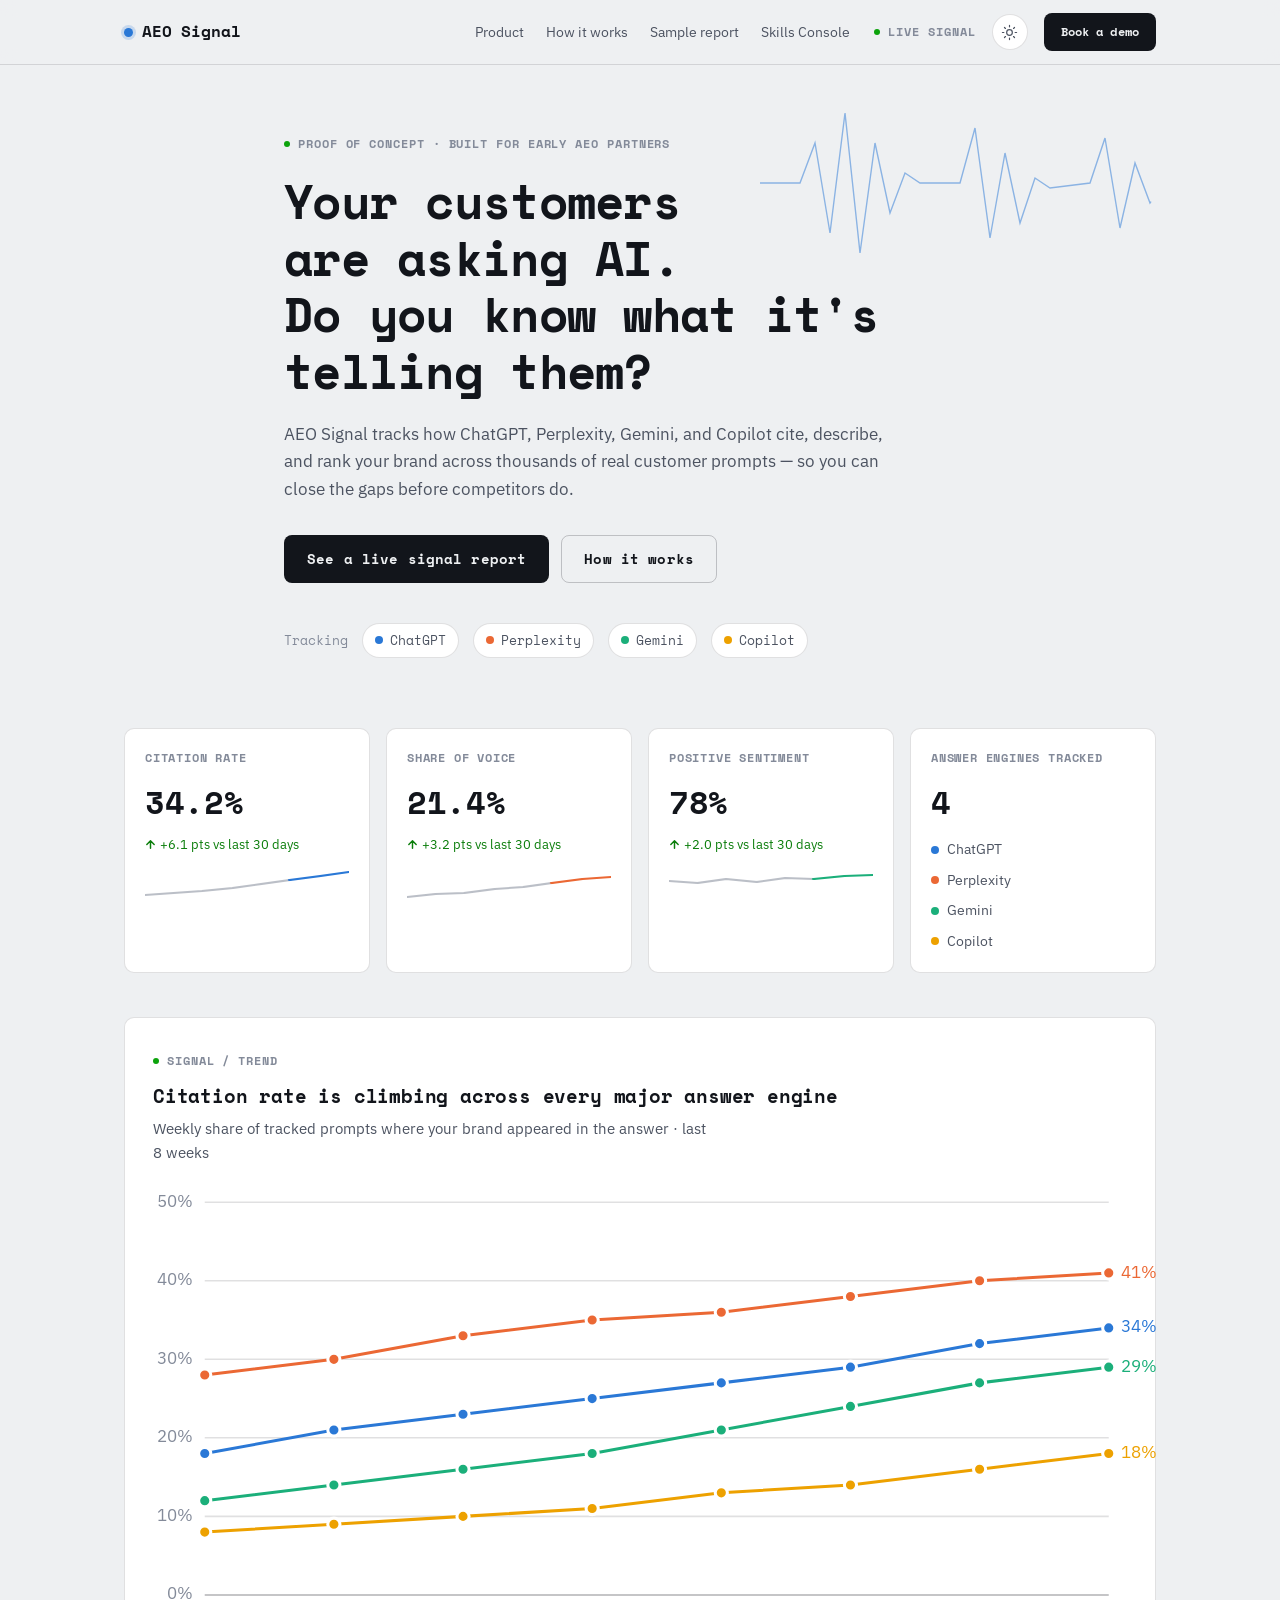
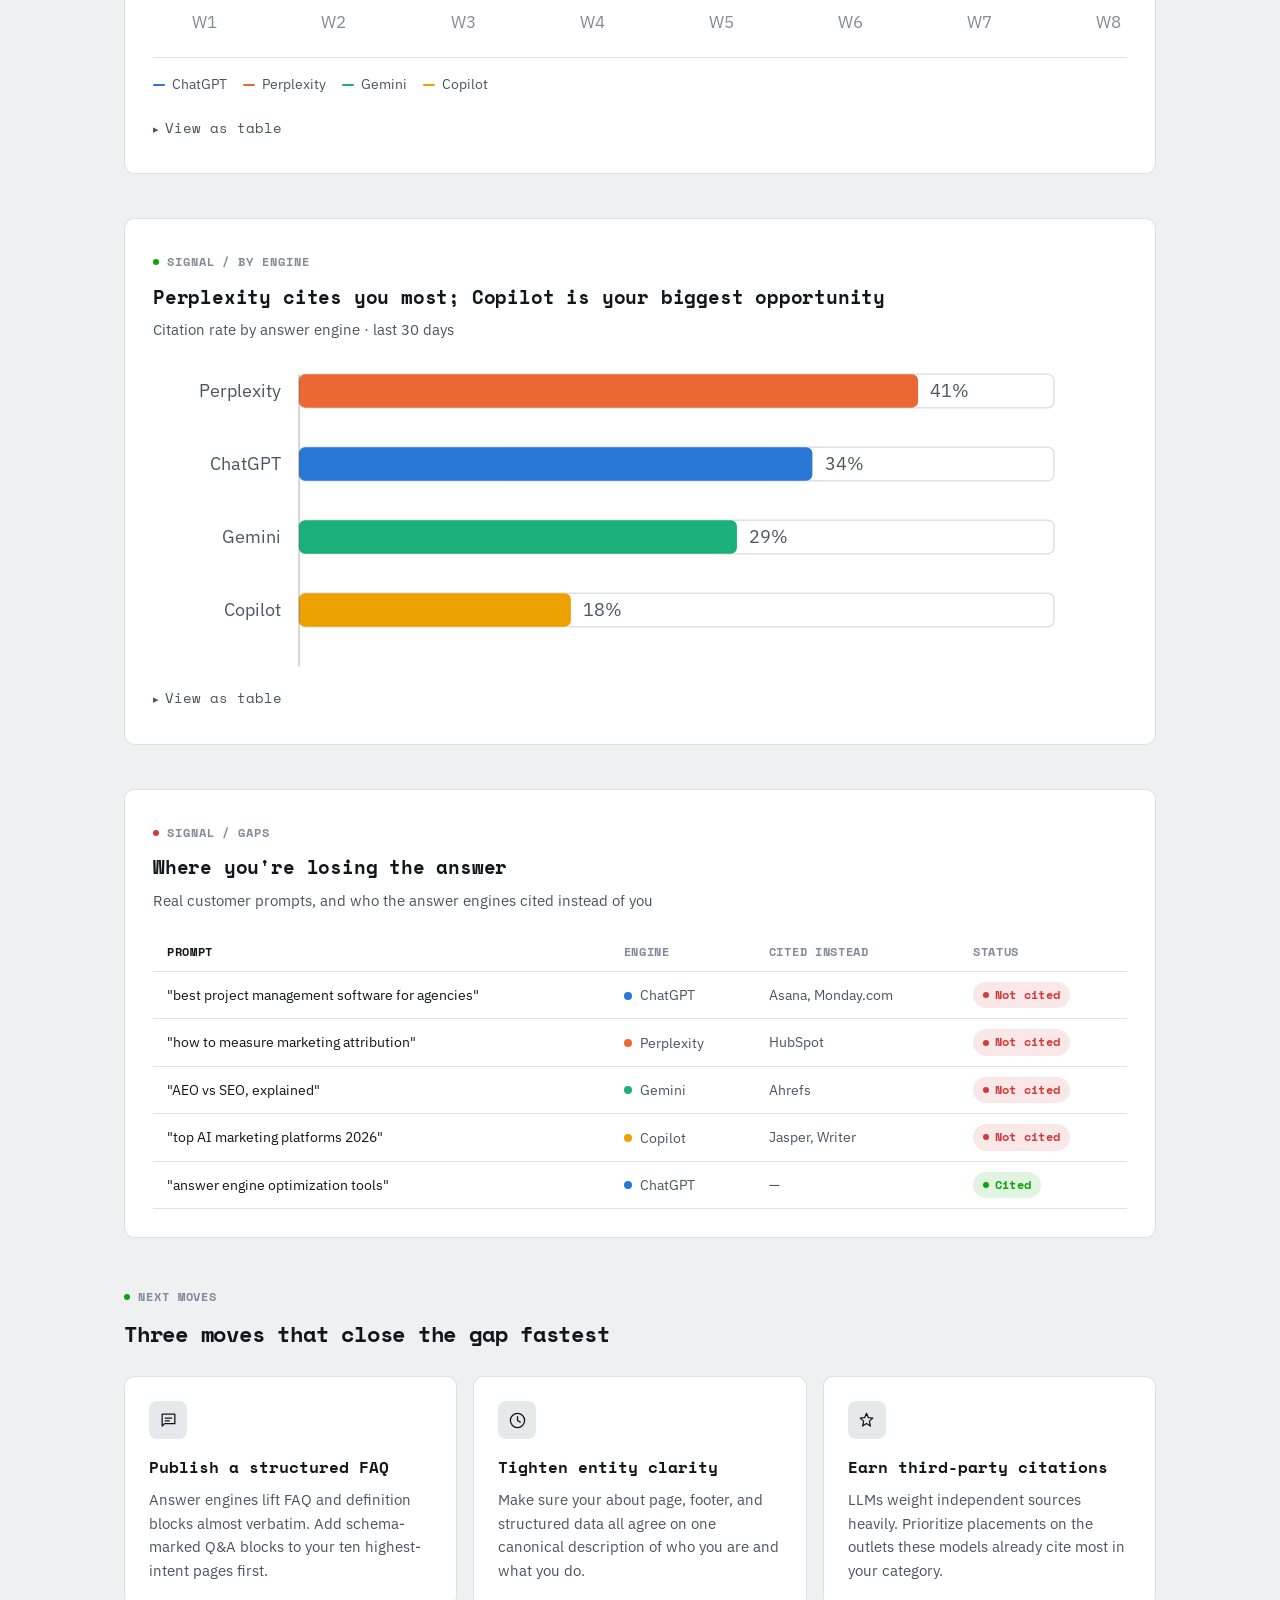
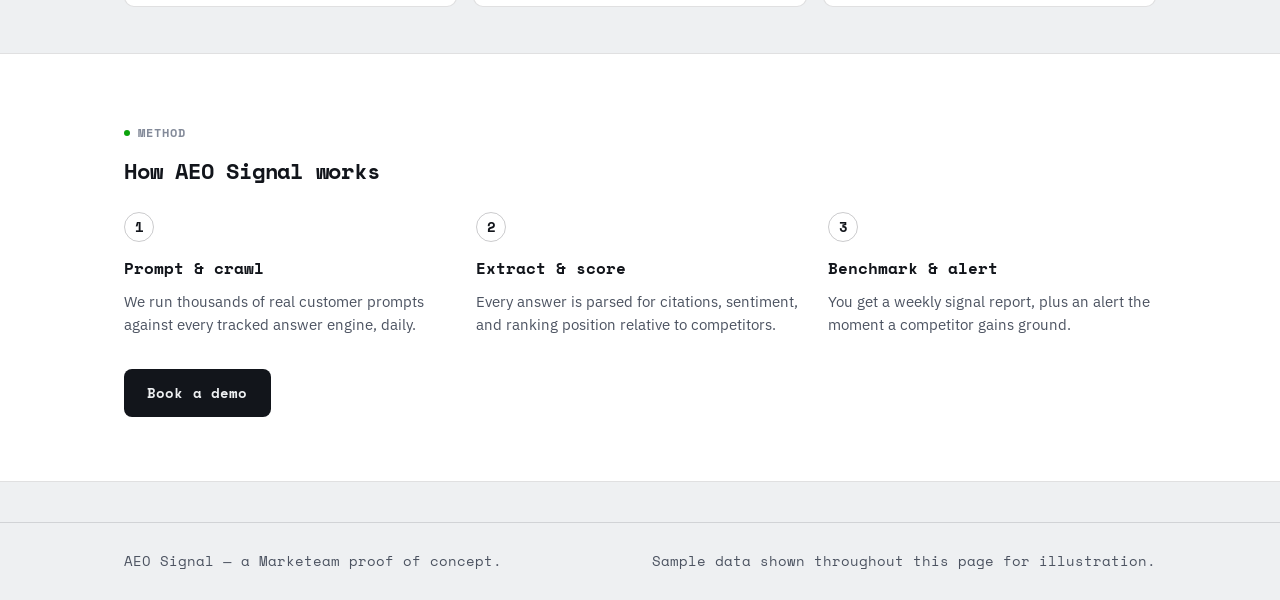
<file: index.html>
<!DOCTYPE html>
<html lang="en">
<head>
<meta charset="UTF-8">
<meta name="viewport" content="width=device-width, initial-scale=1.0">
<title>AEO Signal — Track how AI answer engines cite your brand</title>
<meta name="description" content="AEO Signal monitors ChatGPT, Perplexity, Gemini, and Copilot to show exactly how AI answer engines cite, describe, and rank your brand.">
<link rel="icon" href="data:,">
<link rel="preconnect" href="https://fonts.googleapis.com">
<link rel="preconnect" href="https://fonts.gstatic.com" crossorigin>
<link rel="stylesheet" href="https://fonts.googleapis.com/css2?family=Space+Mono:wght@400;700&family=IBM+Plex+Sans:wght@400;500;600;700&display=swap">
<link rel="stylesheet" href="assets/styles.css">
</head>
<body>

<a class="skip-link" href="#main">Skip to content</a>

<header class="site-header">
  <div class="wrap header-row">
    <a class="logo" href="#top">
      <span class="logo-mark" aria-hidden="true"></span>
      AEO Signal
    </a>
    <nav class="site-nav" aria-label="Primary">
      <a href="#product">Product</a>
      <a href="#how-it-works">How it works</a>
      <a href="#gaps">Sample report</a>
      <a href="skills.html">Skills Console</a>
    </nav>
    <div class="header-actions">
      <span class="tag live-tag"><span class="tag-dot"></span>Live signal</span>
      <button id="theme-toggle" class="theme-toggle" type="button" aria-label="Toggle dark mode">
        <svg class="icon icon-sun" viewBox="0 0 24 24" aria-hidden="true"><circle cx="12" cy="12" r="4"/><path d="M12 2v2M12 20v2M4.9 4.9l1.4 1.4M17.7 17.7l1.4 1.4M2 12h2M20 12h2M4.9 19.1l1.4-1.4M17.7 6.3l1.4-1.4"/></svg>
        <svg class="icon icon-moon" viewBox="0 0 24 24" aria-hidden="true"><path d="M20 14.5A8.5 8.5 0 1 1 9.5 4a7 7 0 0 0 10.5 10.5Z"/></svg>
      </button>
      <a class="btn btn-primary btn-small" href="#gaps">Book a demo</a>
    </div>
  </div>
</header>

<main id="main">

  <!-- Hero -->
  <section class="hero" id="top">
    <svg class="hero-wave" viewBox="0 0 560 200" preserveAspectRatio="none" aria-hidden="true">
      <path class="wave-trace" d="M0 100 L40 100 L55 60 L70 150 L85 30 L100 170 L115 60 L130 130 L145 90 L160 100 L200 100 L215 45 L230 155 L245 70 L260 140 L275 95 L290 105 L330 100 L345 55 L360 145 L375 80 L390 120 L405 100 L560 100" />
    </svg>
    <div class="wrap hero-inner">
      <p class="eyebrow tag"><span class="tag-dot"></span>Proof of concept &middot; built for early AEO partners</p>
      <h1>Your customers are asking&nbsp;AI.<br>Do you know what it's telling&nbsp;them?</h1>
      <p class="hero-sub">AEO Signal tracks how ChatGPT, Perplexity, Gemini, and Copilot cite, describe,
        and rank your brand across thousands of real customer prompts — so you can close the gaps
        before competitors do.</p>
      <div class="hero-cta">
        <a class="btn btn-primary" href="#product">See a live signal report</a>
        <a class="btn btn-secondary" href="#how-it-works">How it works</a>
      </div>
      <div class="hero-engines" aria-label="Answer engines tracked">
        <span>Tracking</span>
        <span class="engine-chip"><i class="dot dot-1"></i>ChatGPT</span>
        <span class="engine-chip"><i class="dot dot-2"></i>Perplexity</span>
        <span class="engine-chip"><i class="dot dot-3"></i>Gemini</span>
        <span class="engine-chip"><i class="dot dot-4"></i>Copilot</span>
      </div>
    </div>
  </section>

  <!-- Stat tiles -->
  <section class="section" id="product" aria-labelledby="stats-heading">
    <div class="wrap">
      <h2 id="stats-heading" class="visually-hidden">Key signal metrics, last 30 days</h2>
      <div class="stat-grid">

        <article class="stat-tile">
          <p class="stat-label">Citation rate</p>
          <p class="stat-value">34.2%</p>
          <p class="stat-delta stat-delta-good">
            <svg viewBox="0 0 12 12" class="delta-arrow" aria-hidden="true"><path d="M6 2v8M2 6l4-4 4 4"/></svg>
            +6.1 pts vs last 30 days
          </p>
          <svg class="sparkline" viewBox="0 0 100 32" preserveAspectRatio="none" aria-hidden="true">
            <polyline class="spark-muted" points="0,26 14,24 28,22 43,19 57,15 71,11" />
            <polyline class="spark-accent spark-accent-1" points="71,11 86,7 100,3" />
          </svg>
        </article>

        <article class="stat-tile">
          <p class="stat-label">Share of voice</p>
          <p class="stat-value">21.4%</p>
          <p class="stat-delta stat-delta-good">
            <svg viewBox="0 0 12 12" class="delta-arrow" aria-hidden="true"><path d="M6 2v8M2 6l4-4 4 4"/></svg>
            +3.2 pts vs last 30 days
          </p>
          <svg class="sparkline" viewBox="0 0 100 32" preserveAspectRatio="none" aria-hidden="true">
            <polyline class="spark-muted" points="0,28 14,25 28,24 43,20 57,18 71,14" />
            <polyline class="spark-accent spark-accent-2" points="71,14 86,10 100,8" />
          </svg>
        </article>

        <article class="stat-tile">
          <p class="stat-label">Positive sentiment</p>
          <p class="stat-value">78%</p>
          <p class="stat-delta stat-delta-good">
            <svg viewBox="0 0 12 12" class="delta-arrow" aria-hidden="true"><path d="M6 2v8M2 6l4-4 4 4"/></svg>
            +2.0 pts vs last 30 days
          </p>
          <svg class="sparkline" viewBox="0 0 100 32" preserveAspectRatio="none" aria-hidden="true">
            <polyline class="spark-muted" points="0,12 14,14 28,10 43,13 57,9 71,10" />
            <polyline class="spark-accent spark-accent-3" points="71,10 86,7 100,6" />
          </svg>
        </article>

        <article class="stat-tile stat-tile-flat">
          <p class="stat-label">Answer engines tracked</p>
          <p class="stat-value">4</p>
          <ul class="stat-tags">
            <li><i class="dot dot-1"></i>ChatGPT</li>
            <li><i class="dot dot-2"></i>Perplexity</li>
            <li><i class="dot dot-3"></i>Gemini</li>
            <li><i class="dot dot-4"></i>Copilot</li>
          </ul>
        </article>

      </div>
    </div>
  </section>

  <!-- Trend chart -->
  <section class="section" aria-labelledby="trend-heading">
    <div class="wrap">
      <div class="card">
        <div class="card-head">
          <div>
            <p class="tag"><span class="tag-dot"></span>Signal / trend</p>
            <h2 id="trend-heading">Citation rate is climbing across every major answer engine</h2>
            <p class="card-sub">Weekly share of tracked prompts where your brand appeared in the answer &middot; last 8 weeks</p>
          </div>
        </div>
        <div class="chart-wrap">
          <div id="trend-chart" class="chart" data-chart="line"></div>
          <div id="trend-tooltip" class="chart-tooltip" role="status" aria-live="polite" hidden></div>
        </div>
        <div class="chart-legend" id="trend-legend"></div>
        <details class="table-toggle">
          <summary>View as table</summary>
          <div class="table-scroll">
            <table>
              <caption class="visually-hidden">Weekly citation rate by answer engine, last 8 weeks</caption>
              <thead>
                <tr>
                  <th scope="col">Week</th>
                  <th scope="col">ChatGPT</th>
                  <th scope="col">Perplexity</th>
                  <th scope="col">Gemini</th>
                  <th scope="col">Copilot</th>
                </tr>
              </thead>
              <tbody id="trend-table-body"></tbody>
            </table>
          </div>
        </details>
      </div>
    </div>
  </section>

  <!-- Engine breakdown -->
  <section class="section" aria-labelledby="engines-heading">
    <div class="wrap">
      <div class="card">
        <div class="card-head">
          <div>
            <p class="tag"><span class="tag-dot"></span>Signal / by engine</p>
            <h2 id="engines-heading">Perplexity cites you most; Copilot is your biggest opportunity</h2>
            <p class="card-sub">Citation rate by answer engine &middot; last 30 days</p>
          </div>
        </div>
        <div class="chart-wrap">
          <div id="engine-chart" class="chart" data-chart="bar"></div>
          <div id="engine-tooltip" class="chart-tooltip" role="status" aria-live="polite" hidden></div>
        </div>
        <details class="table-toggle">
          <summary>View as table</summary>
          <div class="table-scroll">
            <table>
              <caption class="visually-hidden">Citation rate by answer engine, last 30 days</caption>
              <thead>
                <tr>
                  <th scope="col">Engine</th>
                  <th scope="col">Citation rate</th>
                </tr>
              </thead>
              <tbody id="engine-table-body"></tbody>
            </table>
          </div>
        </details>
      </div>
    </div>
  </section>

  <!-- Content gaps -->
  <section class="section" id="gaps" aria-labelledby="gaps-heading">
    <div class="wrap">
      <div class="card">
        <div class="card-head">
          <div>
            <p class="tag"><span class="tag-dot" style="background:var(--status-critical)"></span>Signal / gaps</p>
            <h2 id="gaps-heading">Where you're losing the answer</h2>
            <p class="card-sub">Real customer prompts, and who the answer engines cited instead of you</p>
          </div>
        </div>
        <div class="table-scroll">
          <table class="gaps-table">
            <thead>
              <tr>
                <th scope="col">Prompt</th>
                <th scope="col">Engine</th>
                <th scope="col">Cited instead</th>
                <th scope="col">Status</th>
              </tr>
            </thead>
            <tbody>
              <tr>
                <td>"best project management software for agencies"</td>
                <td><span class="engine-cell"><i class="dot dot-1"></i>ChatGPT</span></td>
                <td>Asana, Monday.com</td>
                <td><span class="badge badge-critical">Not cited</span></td>
              </tr>
              <tr>
                <td>"how to measure marketing attribution"</td>
                <td><span class="engine-cell"><i class="dot dot-2"></i>Perplexity</span></td>
                <td>HubSpot</td>
                <td><span class="badge badge-critical">Not cited</span></td>
              </tr>
              <tr>
                <td>"AEO vs SEO, explained"</td>
                <td><span class="engine-cell"><i class="dot dot-3"></i>Gemini</span></td>
                <td>Ahrefs</td>
                <td><span class="badge badge-critical">Not cited</span></td>
              </tr>
              <tr>
                <td>"top AI marketing platforms 2026"</td>
                <td><span class="engine-cell"><i class="dot dot-4"></i>Copilot</span></td>
                <td>Jasper, Writer</td>
                <td><span class="badge badge-critical">Not cited</span></td>
              </tr>
              <tr>
                <td>"answer engine optimization tools"</td>
                <td><span class="engine-cell"><i class="dot dot-1"></i>ChatGPT</span></td>
                <td>&mdash;</td>
                <td><span class="badge badge-good">Cited</span></td>
              </tr>
            </tbody>
          </table>
        </div>
      </div>
    </div>
  </section>

  <!-- Recommendations -->
  <section class="section" aria-labelledby="rec-heading">
    <div class="wrap">
      <p class="tag"><span class="tag-dot"></span>Next moves</p>
      <h2 id="rec-heading">Three moves that close the gap fastest</h2>
      <div class="rec-grid">
        <article class="rec-card">
          <div class="rec-icon" aria-hidden="true">
            <svg viewBox="0 0 24 24"><path d="M4 4h16v12H7l-3 3V4Z"/><path d="M8 9h8M8 12.5h5"/></svg>
          </div>
          <h3>Publish a structured FAQ</h3>
          <p>Answer engines lift FAQ and definition blocks almost verbatim. Add schema-marked
            Q&amp;A blocks to your ten highest-intent pages first.</p>
        </article>
        <article class="rec-card">
          <div class="rec-icon" aria-hidden="true">
            <svg viewBox="0 0 24 24"><circle cx="12" cy="12" r="9"/><path d="M12 7v5l3.5 2"/></svg>
          </div>
          <h3>Tighten entity clarity</h3>
          <p>Make sure your about page, footer, and structured data all agree on one canonical
            description of who you are and what you do.</p>
        </article>
        <article class="rec-card">
          <div class="rec-icon" aria-hidden="true">
            <svg viewBox="0 0 24 24"><path d="M12 3l2.4 5.5L20 9l-4.4 3.8L17 19l-5-3.2L7 19l1.4-6.2L4 9l5.6-.5Z"/></svg>
          </div>
          <h3>Earn third-party citations</h3>
          <p>LLMs weight independent sources heavily. Prioritize placements on the outlets these
            models already cite most in your category.</p>
        </article>
      </div>
    </div>
  </section>

  <!-- How it works -->
  <section class="section section-alt" id="how-it-works" aria-labelledby="how-heading">
    <div class="wrap">
      <p class="tag"><span class="tag-dot"></span>Method</p>
      <h2 id="how-heading">How AEO Signal works</h2>
      <ol class="steps">
        <li>
          <span class="step-index">1</span>
          <h3>Prompt &amp; crawl</h3>
          <p>We run thousands of real customer prompts against every tracked answer engine, daily.</p>
        </li>
        <li>
          <span class="step-index">2</span>
          <h3>Extract &amp; score</h3>
          <p>Every answer is parsed for citations, sentiment, and ranking position relative to competitors.</p>
        </li>
        <li>
          <span class="step-index">3</span>
          <h3>Benchmark &amp; alert</h3>
          <p>You get a weekly signal report, plus an alert the moment a competitor gains ground.</p>
        </li>
      </ol>
      <div class="how-cta">
        <a class="btn btn-primary" href="#gaps">Book a demo</a>
      </div>
    </div>
  </section>

</main>

<footer class="site-footer">
  <div class="wrap footer-row">
    <p>AEO Signal &mdash; a Marketeam proof of concept.</p>
    <p class="footer-muted">Sample data shown throughout this page for illustration.</p>
  </div>
</footer>

<script src="assets/script.js"></script>
</body>
</html>
</file>
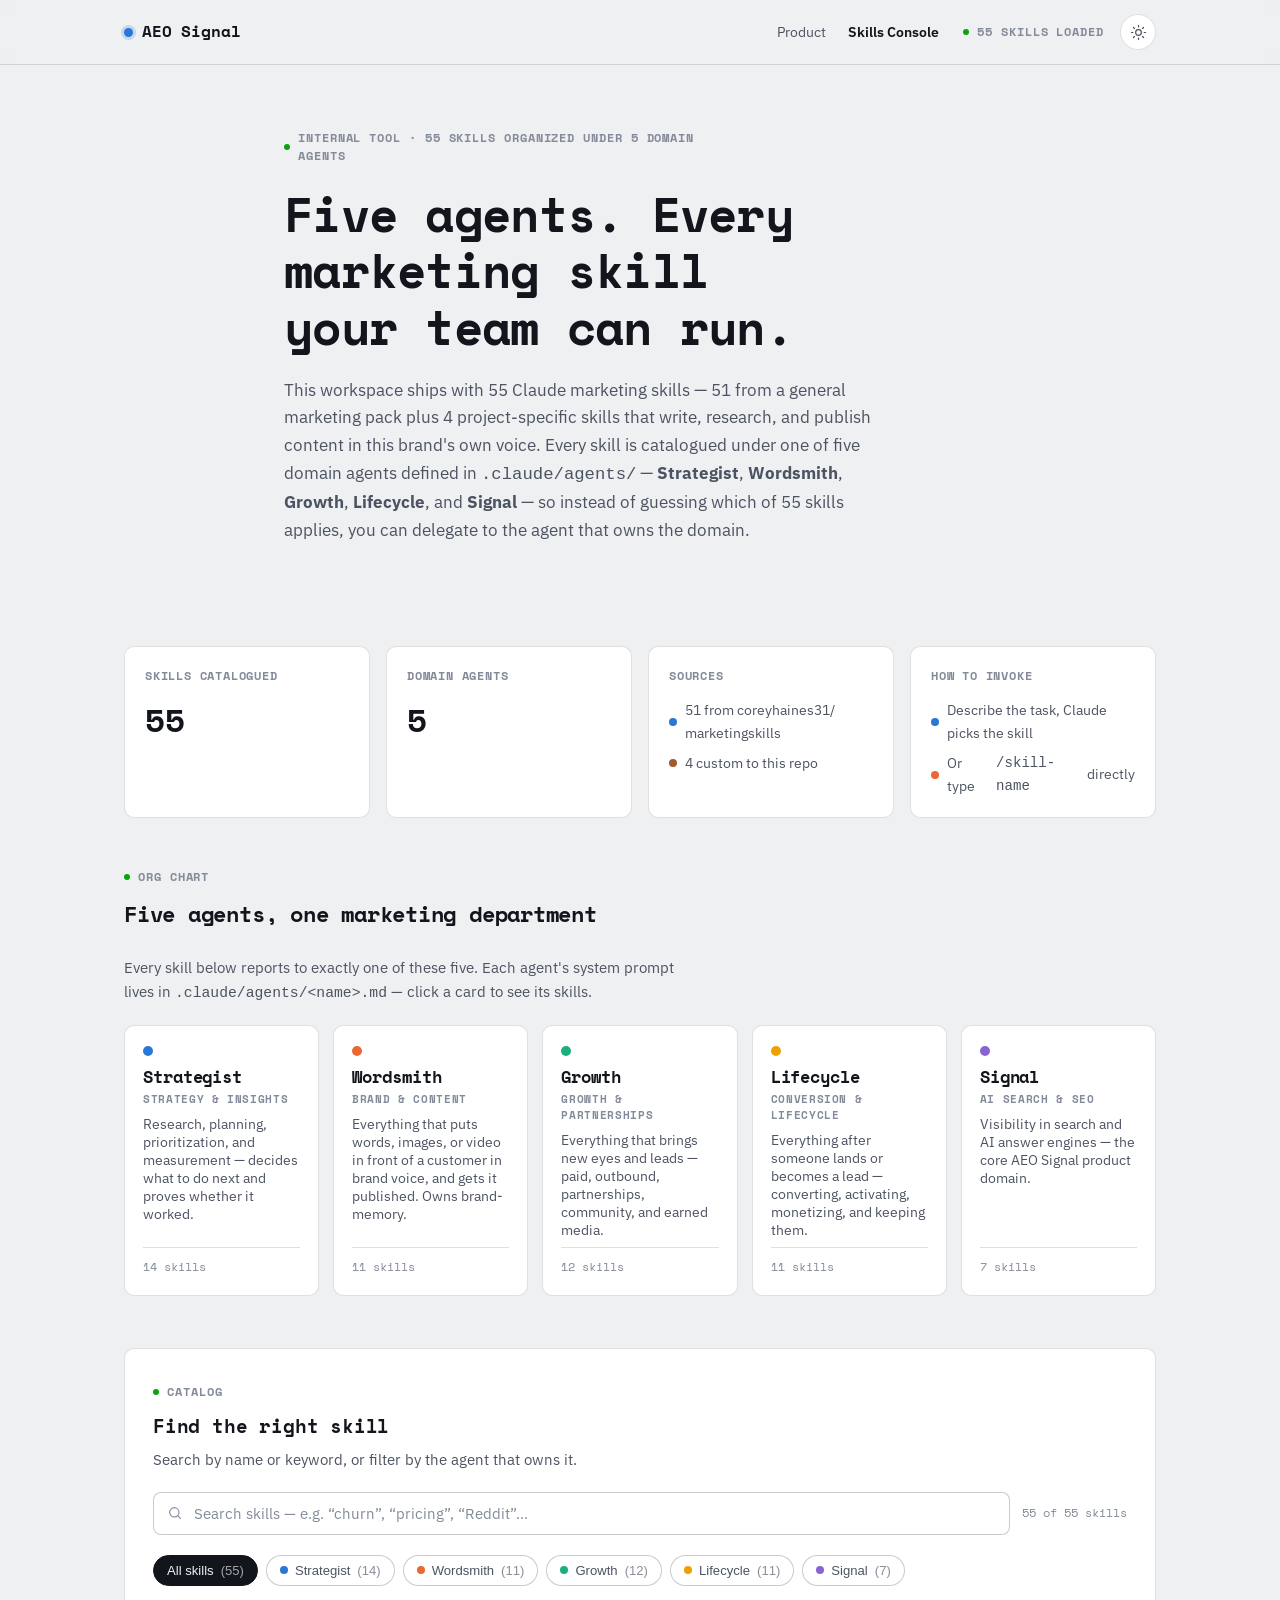
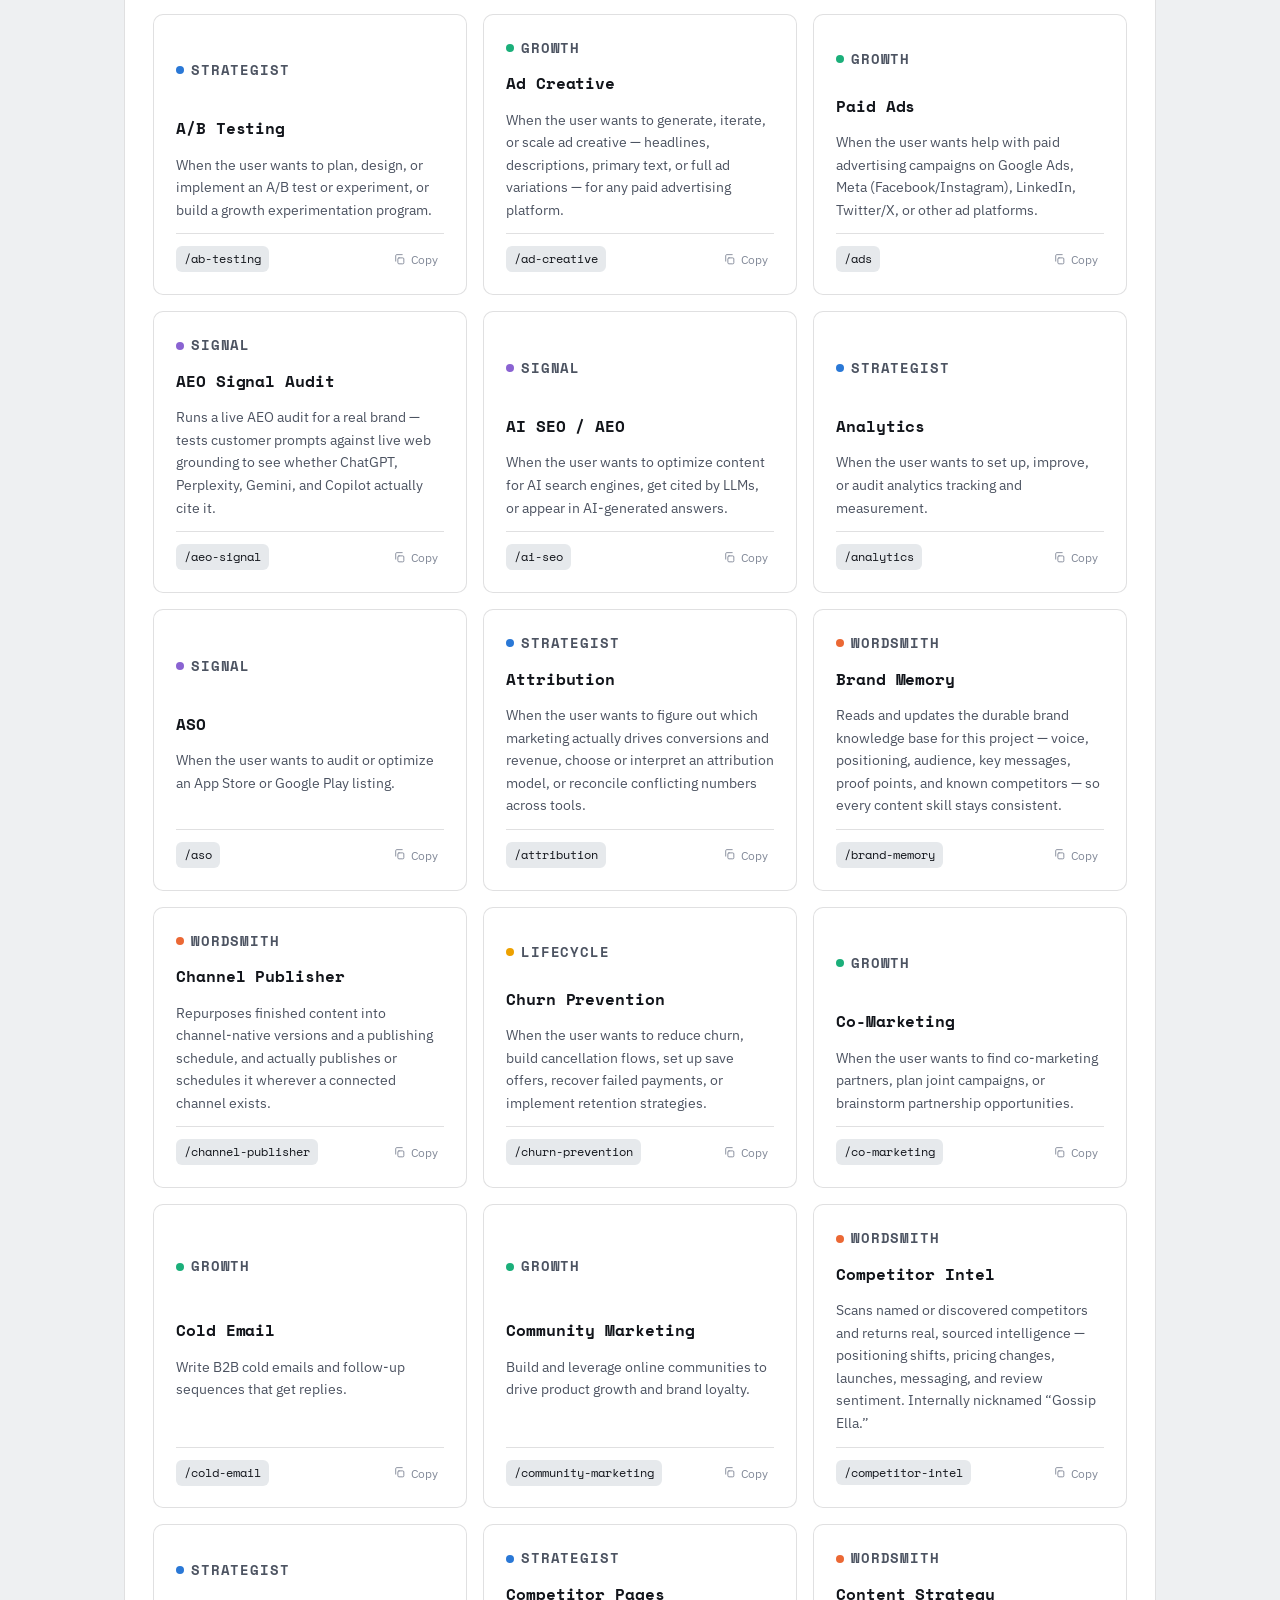
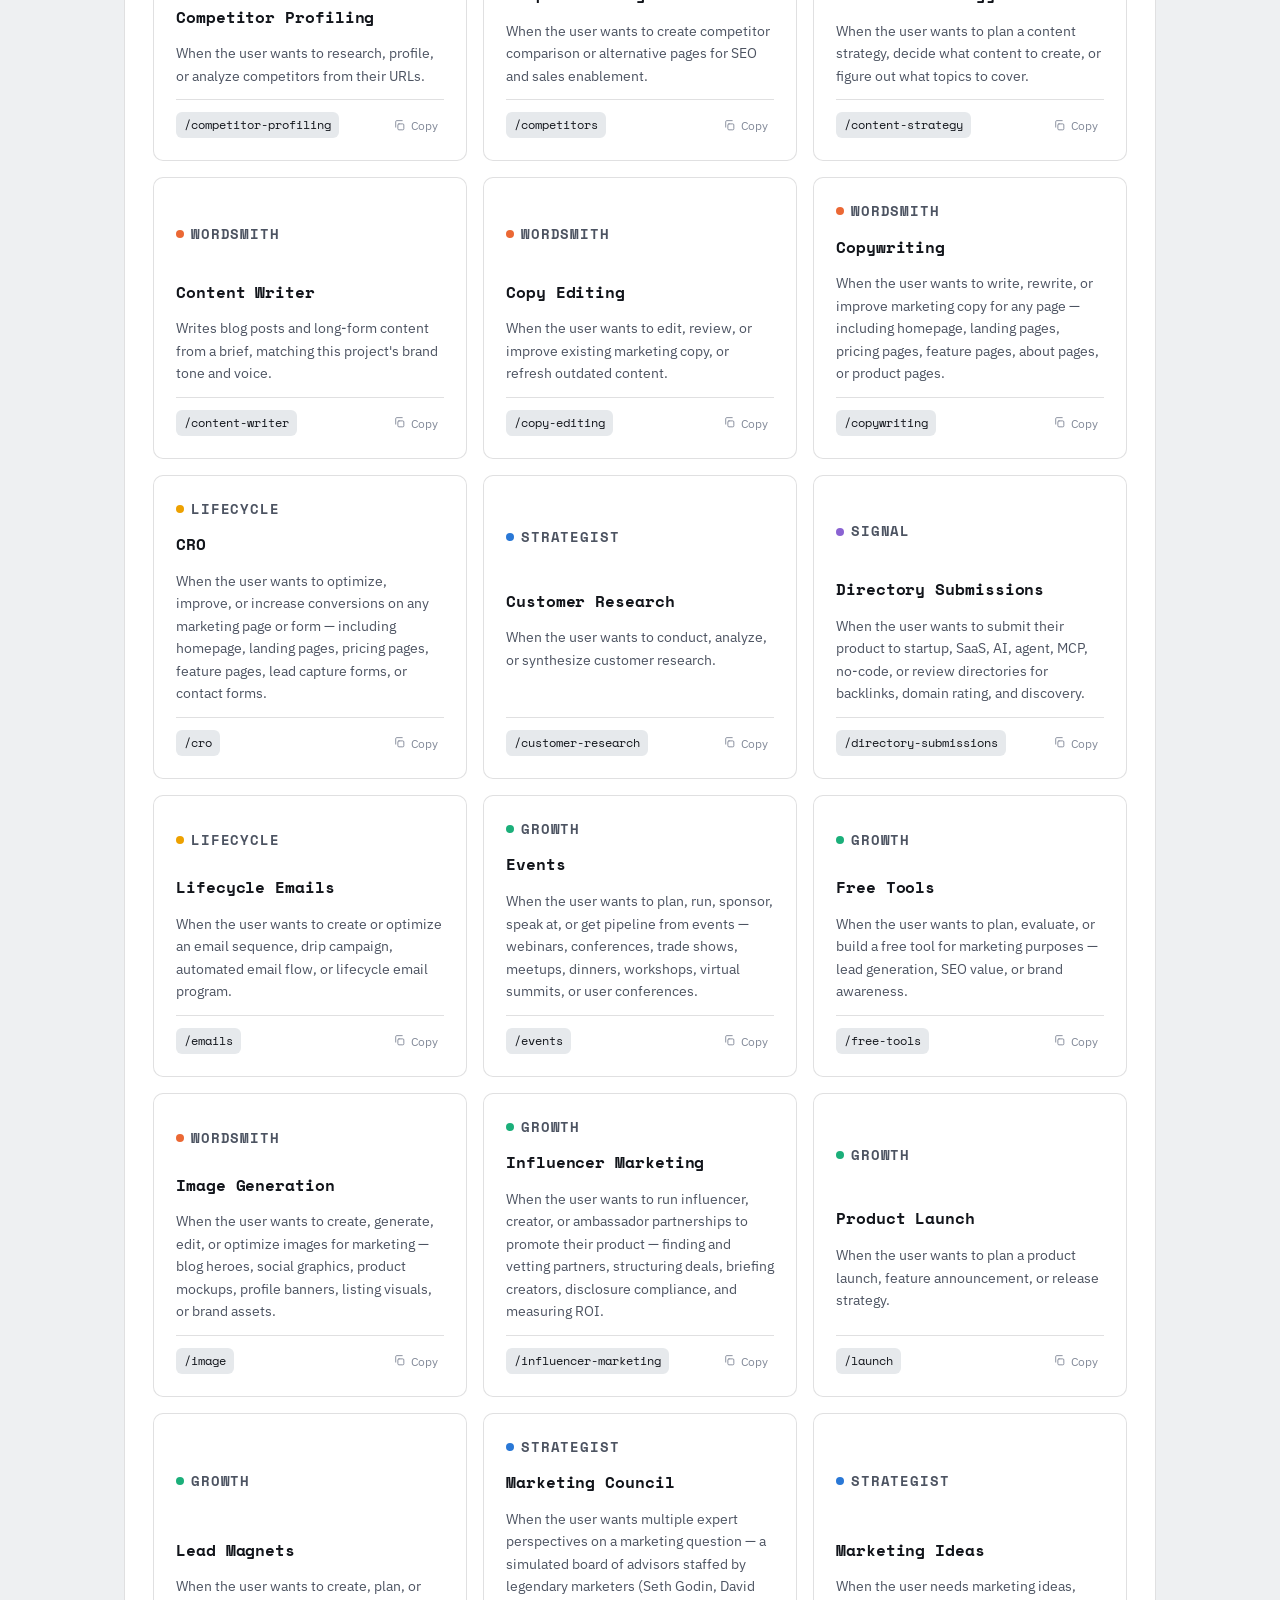
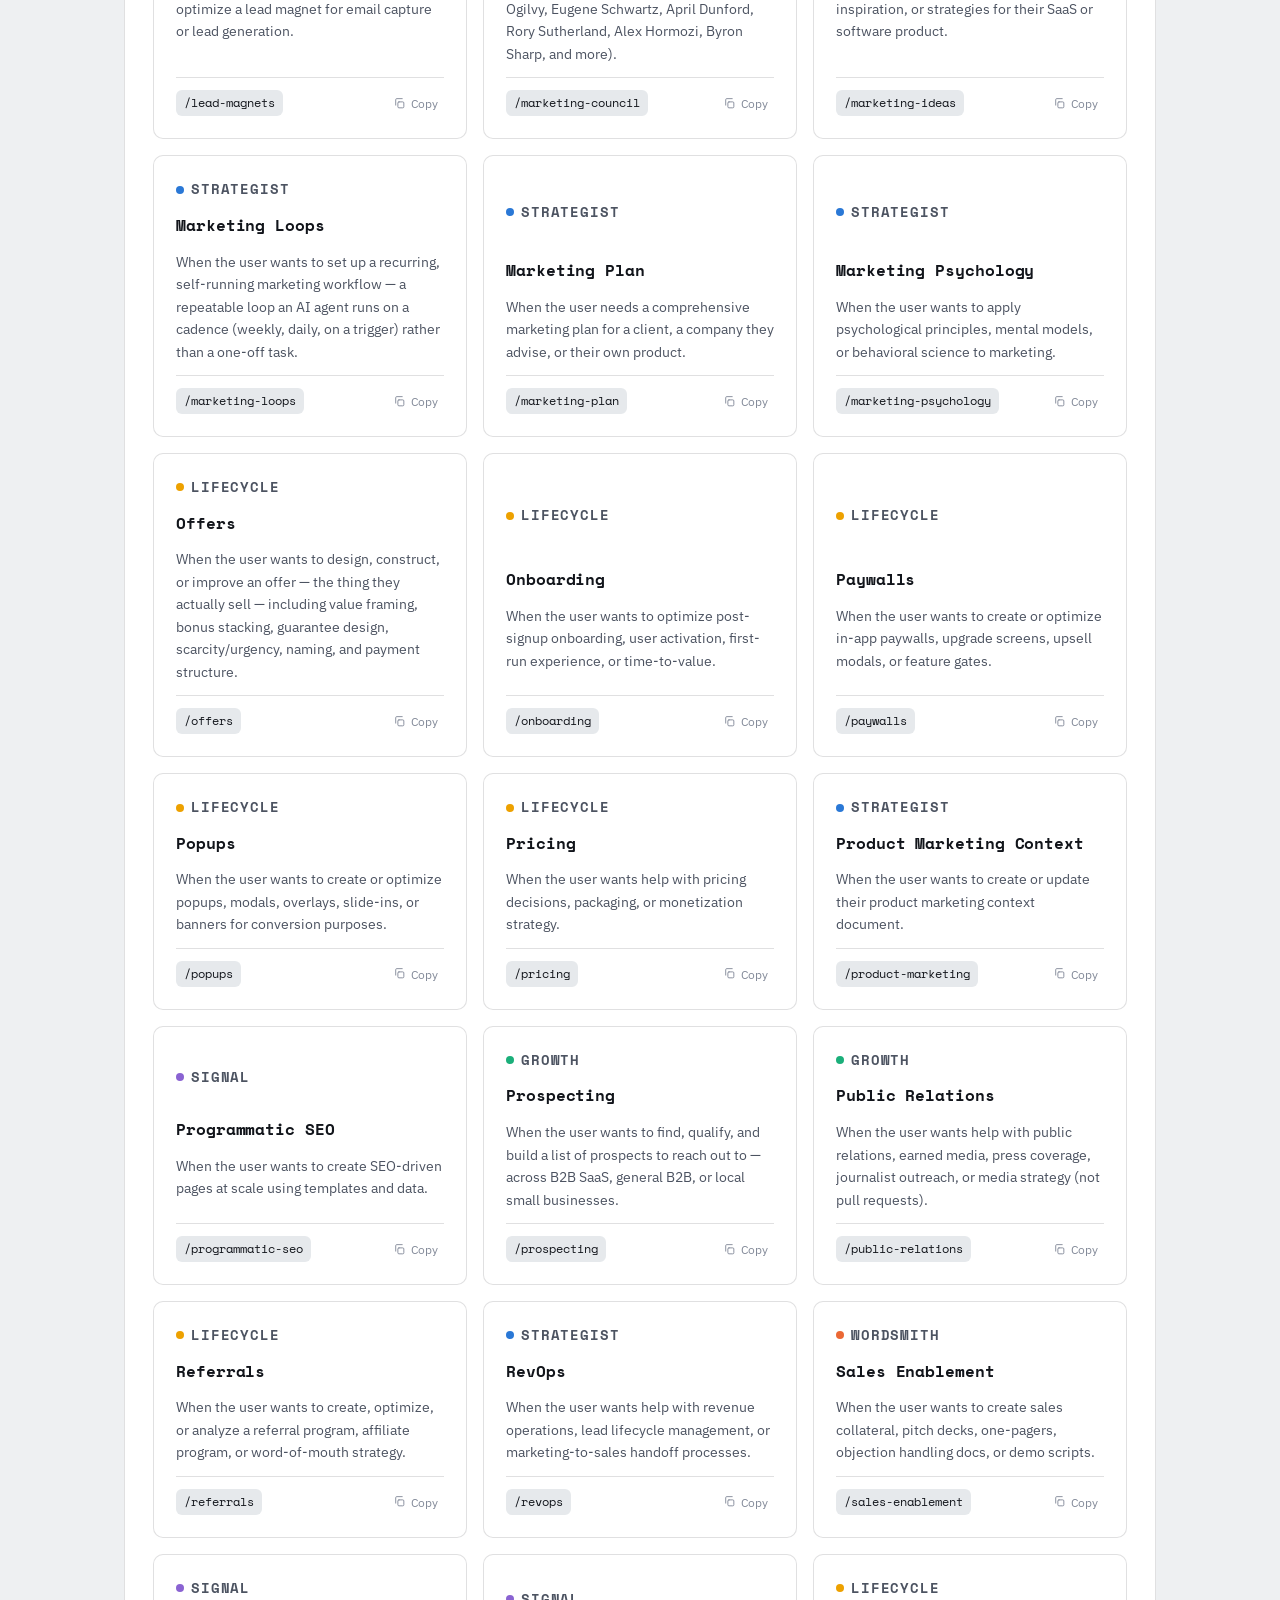
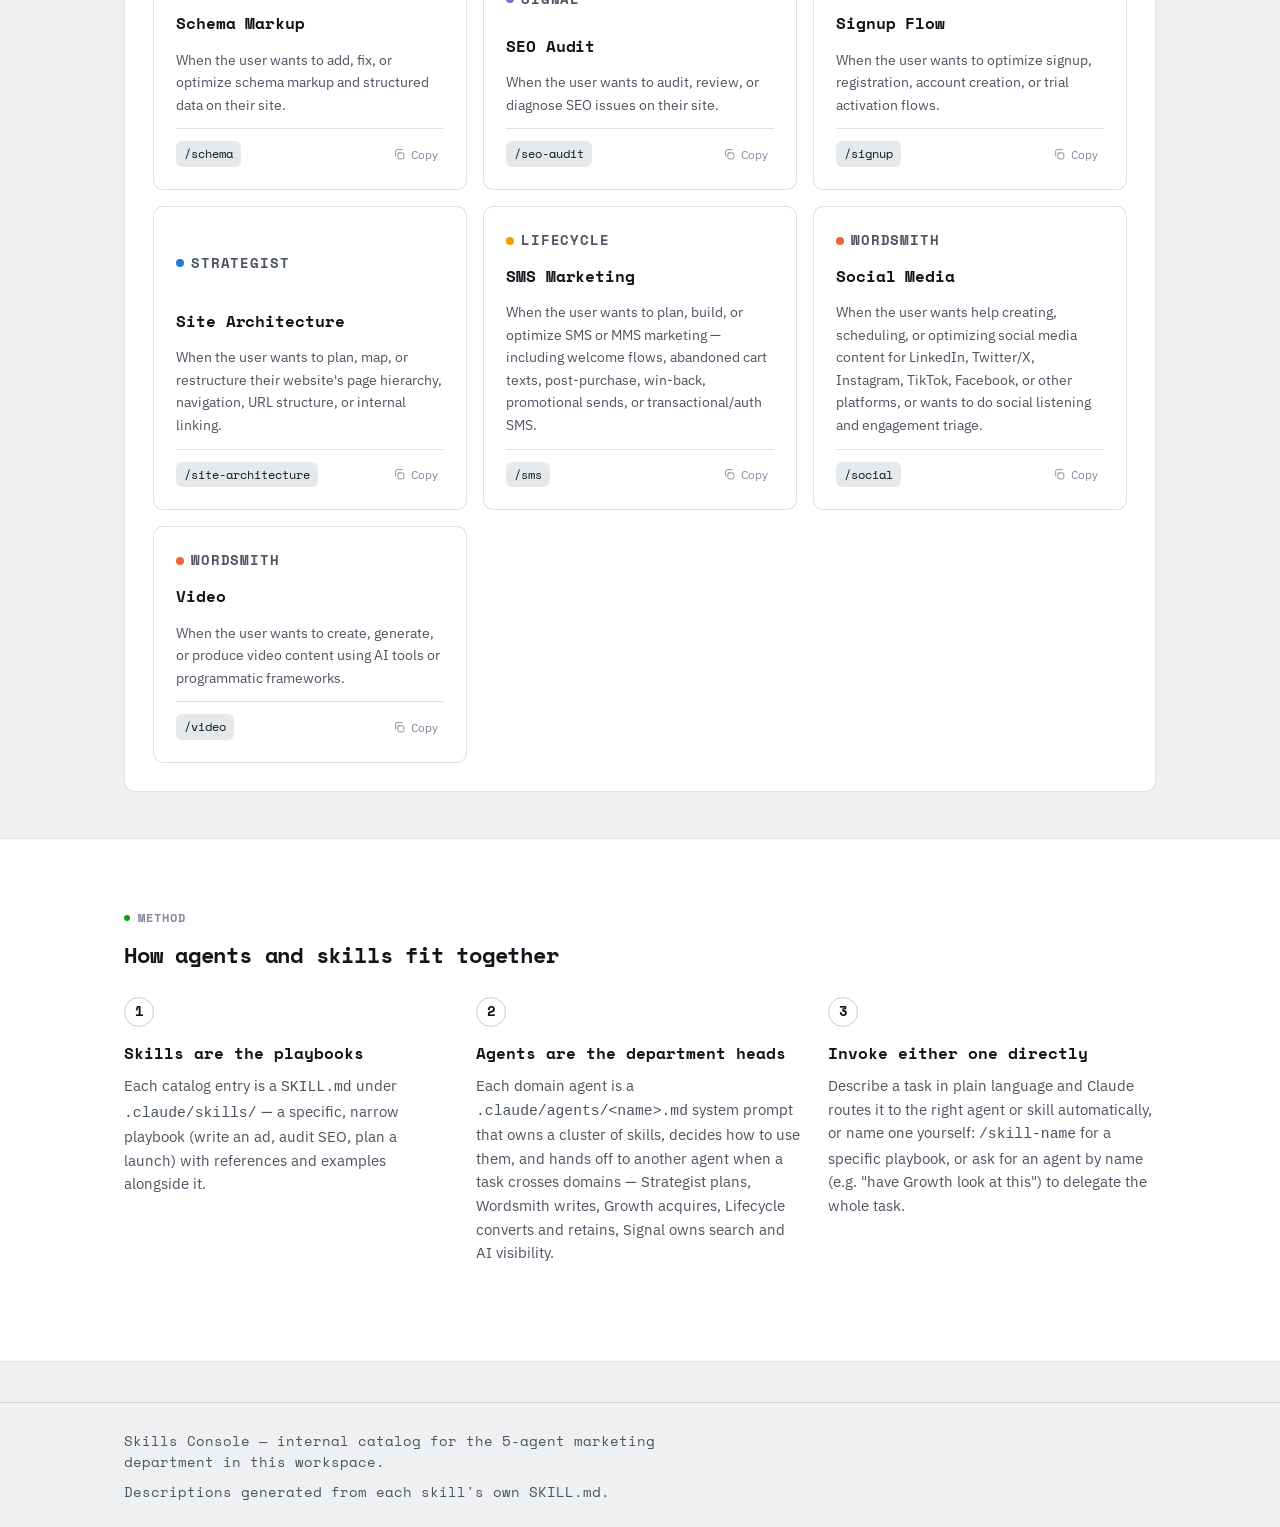
<file: skills.html>
<!DOCTYPE html>
<html lang="en">
<head>
<meta charset="UTF-8">
<meta name="viewport" content="width=device-width, initial-scale=1.0">
<title>Skills Console — the marketing skill catalog</title>
<meta name="description" content="A browsable, searchable catalog of every marketing skill installed in this workspace, organized under 5 domain agents — what each one does, which agent owns it, and how to invoke it.">
<link rel="icon" href="data:,">
<link rel="preconnect" href="https://fonts.googleapis.com">
<link rel="preconnect" href="https://fonts.gstatic.com" crossorigin>
<link rel="stylesheet" href="https://fonts.googleapis.com/css2?family=Space+Mono:wght@400;700&family=IBM+Plex+Sans:wght@400;500;600;700&display=swap">
<link rel="stylesheet" href="assets/styles.css">
</head>
<body>

<a class="skip-link" href="#main">Skip to content</a>

<header class="site-header">
  <div class="wrap header-row">
    <a class="logo" href="index.html">
      <span class="logo-mark" aria-hidden="true"></span>
      AEO Signal
    </a>
    <nav class="site-nav" aria-label="Primary">
      <a href="index.html">Product</a>
      <a href="skills.html" aria-current="page">Skills Console</a>
    </nav>
    <div class="header-actions">
      <span class="tag live-tag"><span class="tag-dot"></span>55 skills loaded</span>
      <button id="theme-toggle" class="theme-toggle" type="button" aria-label="Toggle dark mode">
        <svg class="icon icon-sun" viewBox="0 0 24 24" aria-hidden="true"><circle cx="12" cy="12" r="4"/><path d="M12 2v2M12 20v2M4.9 4.9l1.4 1.4M17.7 17.7l1.4 1.4M2 12h2M20 12h2M4.9 19.1l1.4-1.4M17.7 6.3l1.4-1.4"/></svg>
        <svg class="icon icon-moon" viewBox="0 0 24 24" aria-hidden="true"><path d="M20 14.5A8.5 8.5 0 1 1 9.5 4a7 7 0 0 0 10.5 10.5Z"/></svg>
      </button>
    </div>
  </div>
</header>

<main id="main">

  <!-- Hero -->
  <section class="hero" id="top">
    <div class="wrap hero-inner">
      <p class="eyebrow tag"><span class="tag-dot"></span>Internal tool &middot; 55 skills organized under 5 domain agents</p>
      <h1>Five agents. Every marketing skill your team can run.</h1>
      <p class="hero-sub">This workspace ships with 55 Claude marketing skills — 51 from a general
        marketing pack plus 4 project-specific skills that write, research, and publish content in
        this brand's own voice. Every skill is catalogued under one of five domain agents defined in
        <code>.claude/agents/</code> — <strong>Strategist</strong>, <strong>Wordsmith</strong>,
        <strong>Growth</strong>, <strong>Lifecycle</strong>, and <strong>Signal</strong> — so instead
        of guessing which of 55 skills applies, you can delegate to the agent that owns the domain.</p>
    </div>
  </section>

  <!-- Stat tiles -->
  <section class="section" aria-labelledby="stats-heading">
    <div class="wrap">
      <h2 id="stats-heading" class="visually-hidden">Catalog overview</h2>
      <div class="stat-grid">

        <article class="stat-tile stat-tile-flat">
          <p class="stat-label">Skills catalogued</p>
          <p class="stat-value" id="stat-total">—</p>
        </article>

        <article class="stat-tile stat-tile-flat">
          <p class="stat-label">Domain agents</p>
          <p class="stat-value" id="stat-categories">—</p>
        </article>

        <article class="stat-tile stat-tile-flat">
          <p class="stat-label">Sources</p>
          <ul class="stat-tags">
            <li><i class="dot dot-1"></i>51 from coreyhaines31/<wbr>marketingskills</li>
            <li><i class="dot dot-9"></i>4 custom to this repo</li>
          </ul>
        </article>

        <article class="stat-tile stat-tile-flat">
          <p class="stat-label">How to invoke</p>
          <ul class="stat-tags">
            <li><i class="dot dot-1"></i>Describe the task, Claude picks the skill</li>
            <li><i class="dot dot-2"></i>Or type <code>/skill-name</code> directly</li>
          </ul>
        </article>

      </div>
    </div>
  </section>

  <!-- Agents -->
  <section class="section" id="agents" aria-labelledby="agents-heading">
    <div class="wrap">
      <p class="tag"><span class="tag-dot"></span>Org chart</p>
      <h2 id="agents-heading">Five agents, one marketing department</h2>
      <p class="card-sub" style="margin-bottom:20px;">Every skill below reports to exactly one of
        these five. Each agent's system prompt lives in
        <code>.claude/agents/&lt;name&gt;.md</code> — click a card to see its skills.</p>
      <div class="agent-row" id="agent-row"></div>
    </div>
  </section>

  <!-- Catalog -->
  <section class="section" id="catalog" aria-labelledby="catalog-heading">
    <div class="wrap">
      <div class="card">
        <div class="card-head">
          <div>
            <p class="tag"><span class="tag-dot"></span>Catalog</p>
            <h2 id="catalog-heading">Find the right skill</h2>
            <p class="card-sub">Search by name or keyword, or filter by the agent that owns it.</p>
          </div>
        </div>

        <div class="catalog-toolbar">
          <div class="search-field">
            <svg viewBox="0 0 24 24" aria-hidden="true"><circle cx="11" cy="11" r="7"/><path d="m20 20-3.5-3.5"/></svg>
            <input type="text" id="skill-search" placeholder="Search skills — e.g. “churn”, “pricing”, “Reddit”…" aria-label="Search skills">
          </div>
          <p class="results-count" id="results-count" role="status" aria-live="polite"></p>
        </div>

        <div class="filter-row" id="filter-row" role="group" aria-label="Filter by agent"></div>

        <div class="skill-grid" id="skill-grid"></div>
        <div class="empty-state" id="empty-state" hidden>
          <p>No skills match that search.</p>
          <p>Try a different keyword, or clear the agent filter.</p>
        </div>
      </div>
    </div>
  </section>

  <!-- How it works -->
  <section class="section section-alt" aria-labelledby="how-heading">
    <div class="wrap">
      <p class="tag"><span class="tag-dot"></span>Method</p>
      <h2 id="how-heading">How agents and skills fit together</h2>
      <ol class="steps">
        <li>
          <span class="step-index">1</span>
          <h3>Skills are the playbooks</h3>
          <p>Each catalog entry is a <code>SKILL.md</code> under <code>.claude/skills/</code> — a
            specific, narrow playbook (write an ad, audit SEO, plan a launch) with references and
            examples alongside it.</p>
        </li>
        <li>
          <span class="step-index">2</span>
          <h3>Agents are the department heads</h3>
          <p>Each domain agent is a <code>.claude/agents/&lt;name&gt;.md</code> system prompt that
            owns a cluster of skills, decides how to use them, and hands off to another agent when a
            task crosses domains — Strategist plans, Wordsmith writes, Growth acquires, Lifecycle
            converts and retains, Signal owns search and AI visibility.</p>
        </li>
        <li>
          <span class="step-index">3</span>
          <h3>Invoke either one directly</h3>
          <p>Describe a task in plain language and Claude routes it to the right agent or skill
            automatically, or name one yourself: <code>/skill-name</code> for a specific playbook,
            or ask for an agent by name (e.g. "have Growth look at this") to delegate the whole task.</p>
        </li>
      </ol>
    </div>
  </section>

</main>

<footer class="site-footer">
  <div class="wrap footer-row">
    <p>Skills Console &mdash; internal catalog for the 5-agent marketing department in this workspace.</p>
    <p class="footer-muted">Descriptions generated from each skill's own SKILL.md.</p>
  </div>
</footer>

<script src="assets/skills-data.js"></script>
<script src="assets/script.js"></script>
<script src="assets/skills-catalog.js"></script>
</body>
</html>
</file>
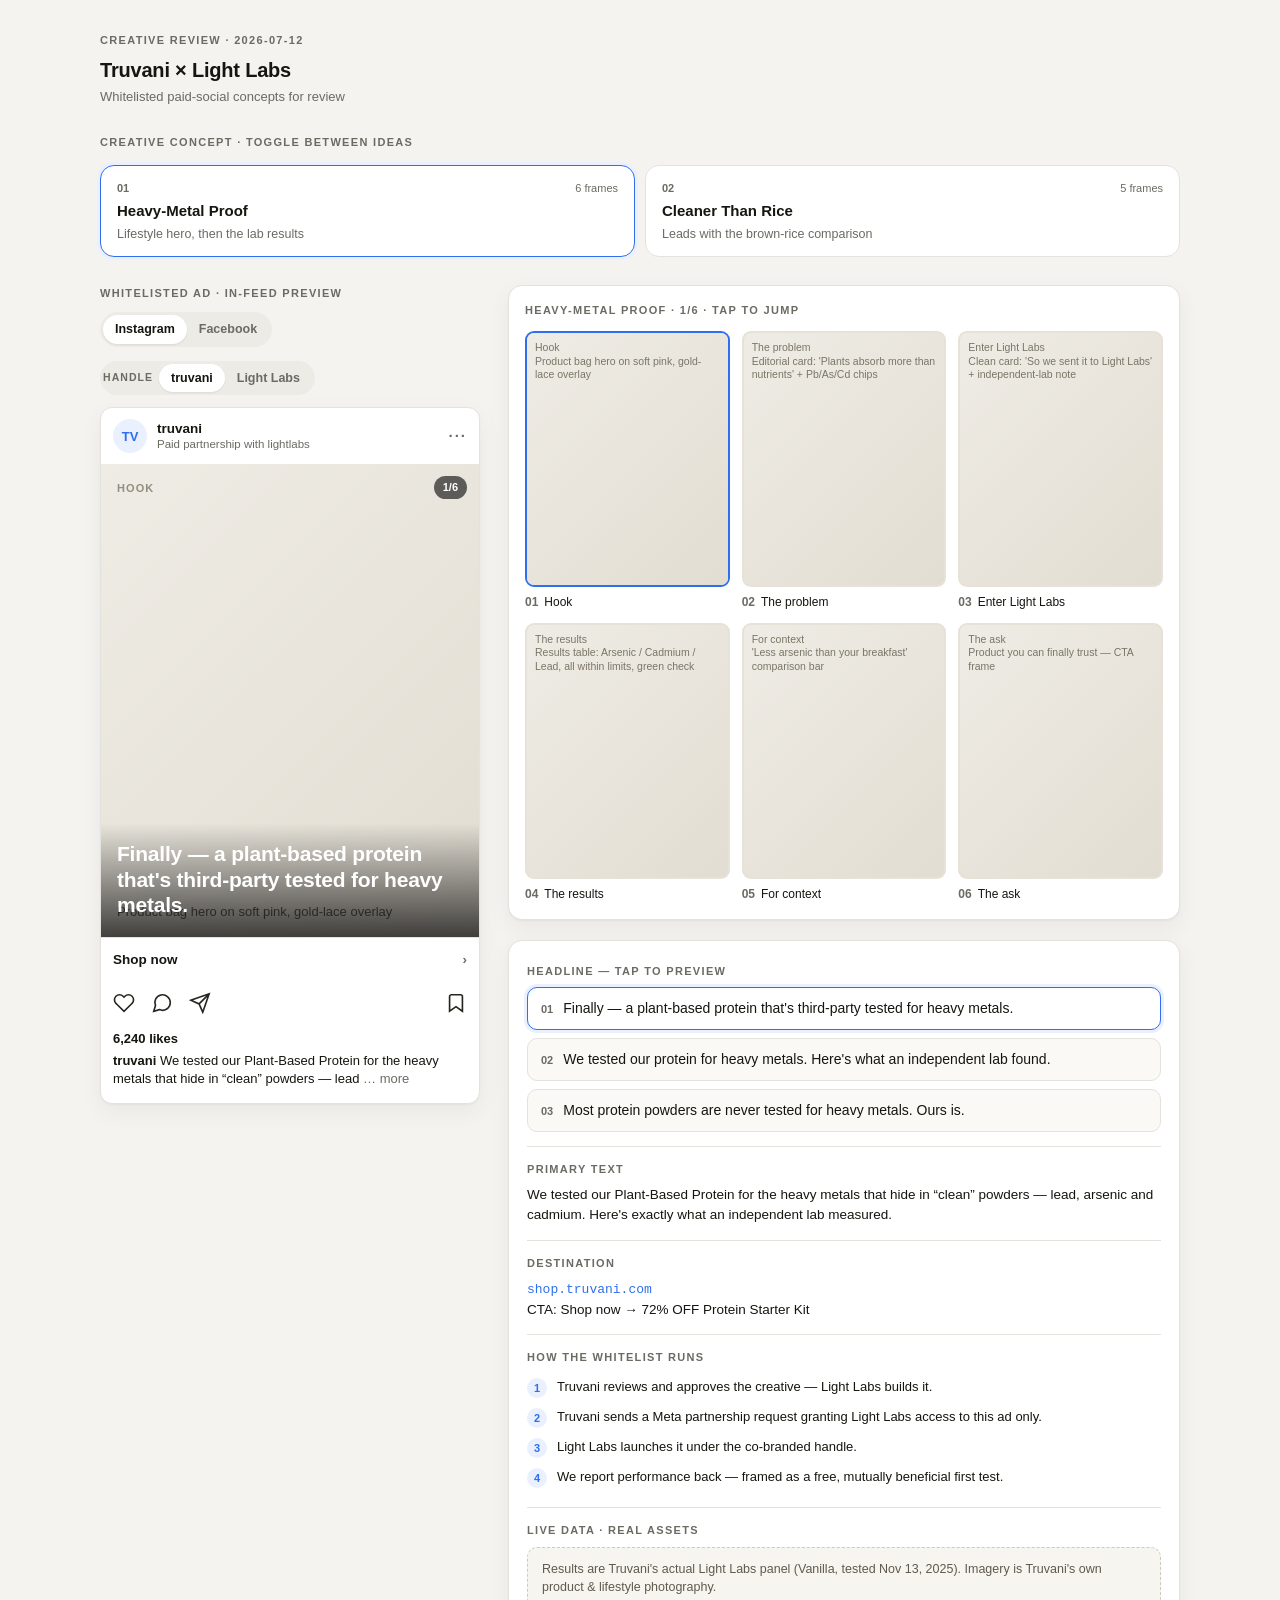
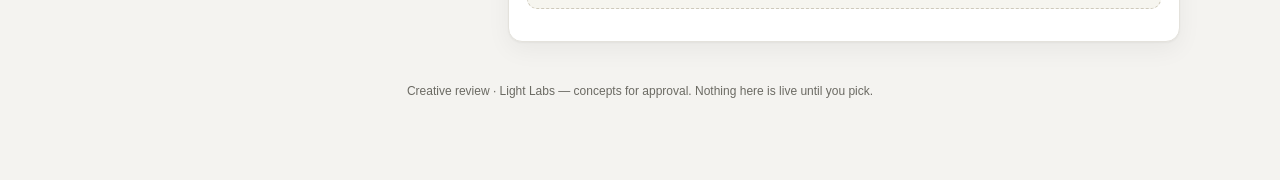
<file: .claude/skills/ad-creative/assets/creative-review-template.html>
<!DOCTYPE html>
<!--
  Creative Review Page — a shareable ad-creative approval artifact.

  HOW TO USE (agents): replace the JSON inside <script id="review-data"> below
  with the real project. Everything else renders from it. The file is
  self-contained — no build, no network, no dependencies. Open it in a browser,
  host it on any static host (Vercel/Netlify/GitHub Pages), or hand off the
  single .html file.

  THE DATA BLOCK IS JSON, NOT JAVASCRIPT:
    - double-quoted keys and strings, no comments, no trailing commas
    - it is inert data (parsed with JSON.parse), so a value can never execute
    - SECURITY: escape every literal "<" in your text values as < so a
      value like "</script>" can never break out of the tag. All values are
      also HTML-escaped again at render time.

  DATA SHAPE — see references/creative-review-page.md for the annotated spec.
  Images: each frame's "image" may be a URL, a relative path, or a data URI.
  If omitted (or the file is missing), a placeholder shows the frame label +
  the image prompt — use this for concepts not yet rendered to image.
-->
<html lang="en">
<head>
<meta charset="utf-8" />
<meta name="viewport" content="width=device-width, initial-scale=1" />
<title>Creative Review</title>
<style>
  :root {
    --bg: #f4f3f0; --card: #ffffff; --ink: #16150f; --muted: #6b6a63;
    --line: #e4e2dc; --accent: #2f6fed; --accent-soft: #eaf0fe;
    --radius: 14px; --shadow: 0 1px 2px rgba(0,0,0,.04), 0 8px 24px rgba(0,0,0,.05);
  }
  * { box-sizing: border-box; }
  body { margin: 0; background: var(--bg); color: var(--ink);
    font: 15px/1.5 -apple-system, BlinkMacSystemFont, "Segoe UI", Roboto, Helvetica, Arial, sans-serif;
    -webkit-font-smoothing: antialiased; }
  .wrap { max-width: 1120px; margin: 0 auto; padding: 32px 20px 80px; }
  .eyebrow { font-size: 11px; font-weight: 700; letter-spacing: .12em; text-transform: uppercase; color: var(--muted); }
  a { color: var(--accent); }

  header.project { margin-bottom: 28px; }
  header.project h1 { font-size: 20px; margin: 6px 0 2px; letter-spacing: -.01em; }
  header.project .sub { color: var(--muted); font-size: 13px; }

  .concepts { display: grid; grid-template-columns: repeat(auto-fit, minmax(210px, 1fr)); gap: 10px; margin: 14px 0 28px; }
  .concept { text-align: left; background: var(--card); border: 1.5px solid var(--line); border-radius: var(--radius);
    padding: 14px 16px; cursor: pointer; transition: border-color .12s, box-shadow .12s; font: inherit; color: inherit; }
  .concept:hover { border-color: #cfcdc6; }
  .concept[aria-selected="true"] { border-color: var(--accent); box-shadow: 0 0 0 3px var(--accent-soft); background: #fff; }
  .concept .row1 { display: flex; align-items: baseline; justify-content: space-between; gap: 8px; }
  .concept .num { font-size: 11px; font-weight: 700; color: var(--muted); }
  .concept .frames { font-size: 11px; color: var(--muted); }
  .concept .name { font-weight: 650; font-size: 15px; margin: 4px 0 3px; }
  .concept .tag { font-size: 12.5px; color: var(--muted); line-height: 1.35; }

  .grid { display: grid; grid-template-columns: minmax(0, 380px) minmax(0, 1fr); gap: 28px; align-items: start; }
  @media (max-width: 860px) { .grid { grid-template-columns: 1fr; } }
  .col-label { margin-bottom: 10px; }

  .toggles { display: flex; flex-wrap: wrap; gap: 14px; margin-bottom: 12px; }
  .seg { display: inline-flex; background: #ecebe6; border-radius: 999px; padding: 3px; }
  .seg button { border: 0; background: transparent; font: inherit; font-size: 12.5px; font-weight: 600; color: var(--muted);
    padding: 5px 12px; border-radius: 999px; cursor: pointer; }
  .seg button[aria-pressed="true"] { background: #fff; color: var(--ink); box-shadow: 0 1px 2px rgba(0,0,0,.08); }
  .seg .lbl { align-self: center; font-size: 10.5px; font-weight: 700; letter-spacing: .1em; text-transform: uppercase; color: var(--muted); margin-right: 6px; }

  .post { background: var(--card); border: 1px solid var(--line); border-radius: 12px; overflow: hidden; box-shadow: var(--shadow); }
  .post .top { display: flex; align-items: center; gap: 10px; padding: 11px 12px; }
  .post .avatar { width: 34px; height: 34px; border-radius: 50%; background: var(--accent-soft); color: var(--accent);
    display: grid; place-items: center; font-weight: 700; font-size: 13px; overflow: hidden; flex: none; }
  .post .avatar img { width: 100%; height: 100%; object-fit: cover; }
  .post .who { line-height: 1.2; }
  .post .who .name { font-weight: 650; font-size: 13.5px; }
  .post .who .partner { font-size: 11.5px; color: var(--muted); }
  .post .dots { margin-left: auto; color: var(--muted); font-weight: 700; letter-spacing: 2px; }
  .frame { position: relative; aspect-ratio: 4/5; background: #ded9d0; display: grid; }
  .frame img { width: 100%; height: 100%; object-fit: cover; grid-area: 1/1; z-index: 1; }
  .frame .ph { grid-area: 1/1; display: flex; flex-direction: column; justify-content: space-between; padding: 16px;
    background: linear-gradient(135deg,#efece5,#e2ddd2); }
  .frame .ph .plabel { font-size: 11px; font-weight: 700; letter-spacing: .1em; text-transform: uppercase; color: #948e80; }
  .frame .ph .pprompt { font-size: 13px; color: #5f5a4e; line-height: 1.4; }
  .frame .badge { position: absolute; top: 12px; left: 12px; z-index: 2; background: rgba(255,255,255,.92);
    font-size: 11.5px; font-weight: 600; padding: 5px 10px; border-radius: 999px; display: flex; align-items: center; gap: 5px; }
  .frame .counter { position: absolute; top: 12px; right: 12px; z-index: 2; background: rgba(0,0,0,.6); color: #fff; font-size: 11px;
    font-weight: 600; padding: 3px 9px; border-radius: 999px; }
  .frame .headline { position: absolute; left: 0; right: 0; bottom: 0; z-index: 2; padding: 18px 16px 20px; color: #fff;
    font-size: 21px; font-weight: 700; line-height: 1.2; letter-spacing: -.01em;
    background: linear-gradient(to top, rgba(0,0,0,.72), rgba(0,0,0,0)); }
  .frame .headline.light { color: var(--ink); background: linear-gradient(to top, rgba(255,255,255,.85), rgba(255,255,255,0)); }

  /* Instagram chrome */
  .ig-cta { display: flex; align-items: center; justify-content: space-between; padding: 12px; border-top: 1px solid var(--line);
    font-weight: 600; font-size: 13.5px; }
  .ig-cta .chev { color: var(--muted); }
  .ig-actions { display: flex; gap: 16px; padding: 10px 12px 2px; color: #26251f; }
  .ig-actions svg { width: 22px; height: 22px; }
  .ig-actions .save { margin-left: auto; }
  .likes { padding: 6px 12px 2px; font-weight: 650; font-size: 13px; }
  .caption { padding: 2px 12px 14px; font-size: 13px; line-height: 1.4; }
  .caption .h { font-weight: 650; }
  .caption .more { color: var(--muted); }

  /* Facebook chrome — link card below image + text actions */
  .fb-card { display: flex; align-items: center; gap: 12px; padding: 12px; background: #f3f4f6; border-top: 1px solid var(--line); }
  .fb-card .meta { min-width: 0; flex: 1; }
  .fb-card .dom { font-size: 11px; letter-spacing: .04em; text-transform: uppercase; color: var(--muted); }
  .fb-card .hl { font-size: 14px; font-weight: 650; line-height: 1.25; margin-top: 2px; overflow: hidden; }
  .fb-card .btn { flex: none; background: #e4e6eb; color: #050505; font-weight: 650; font-size: 12.5px; padding: 8px 14px; border-radius: 7px; }
  .fb-actions { display: flex; padding: 4px 12px; border-top: 1px solid var(--line); }
  .fb-actions span { flex: 1; text-align: center; padding: 8px 0; font-size: 13px; font-weight: 600; color: var(--muted); }

  .board { background: var(--card); border: 1px solid var(--line); border-radius: var(--radius); padding: 16px; box-shadow: var(--shadow); margin-bottom: 20px; }
  .board .frames-grid { display: grid; grid-template-columns: repeat(3, 1fr); gap: 12px; margin-top: 12px; }
  @media (max-width: 480px) { .board .frames-grid { grid-template-columns: repeat(2, 1fr); } }
  .thumb { border: 0; background: transparent; padding: 0; cursor: pointer; text-align: left; font: inherit; color: inherit; }
  .thumb .box { aspect-ratio: 4/5; border-radius: 9px; overflow: hidden; border: 2px solid transparent; background: #e7e2d8;
    display: grid; transition: border-color .12s; }
  .thumb[aria-current="true"] .box { border-color: var(--accent); }
  .thumb .box img { width: 100%; height: 100%; object-fit: cover; grid-area: 1/1; z-index: 1; }
  .thumb .box .mini { grid-area: 1/1; padding: 8px; font-size: 10.5px; color: #7a7566; line-height: 1.3;
    background: linear-gradient(135deg,#efece5,#e2ddd2); overflow: hidden; }
  .thumb .cap { margin-top: 6px; font-size: 12px; }
  .thumb .cap .n { color: var(--muted); font-weight: 700; margin-right: 6px; }

  .copy { background: var(--card); border: 1px solid var(--line); border-radius: var(--radius); padding: 18px; box-shadow: var(--shadow); }
  .copy .block { padding: 14px 0; border-top: 1px solid var(--line); }
  .copy .block:first-of-type { border-top: 0; padding-top: 4px; }
  .headline-opt { display: flex; gap: 10px; align-items: flex-start; width: 100%; text-align: left; font: inherit; color: inherit;
    background: #faf9f6; border: 1.5px solid var(--line); border-radius: 10px; padding: 11px 13px; cursor: pointer; margin-top: 8px; }
  .headline-opt[aria-pressed="true"] { border-color: var(--accent); background: #fff; box-shadow: 0 0 0 3px var(--accent-soft); }
  .headline-opt .n { font-size: 11px; font-weight: 700; color: var(--muted); margin-top: 2px; }
  .headline-opt .t { font-size: 14px; line-height: 1.35; }
  .kv { font-size: 13.5px; line-height: 1.5; }
  .kv .dest { color: var(--accent); font-family: ui-monospace, SFMono-Regular, Menlo, monospace; font-size: 13px; }
  .steps { margin: 8px 0 0; padding: 0; list-style: none; }
  .steps li { display: flex; gap: 10px; padding: 5px 0; font-size: 13px; line-height: 1.4; }
  .steps li .i { flex: none; width: 20px; height: 20px; border-radius: 50%; background: var(--accent-soft); color: var(--accent);
    display: grid; place-items: center; font-size: 11px; font-weight: 700; }
  .grounding { background: #f6f5ef; border: 1px dashed #cfcabb; border-radius: 10px; padding: 12px 14px; font-size: 12.5px; color: #5f5a4e; line-height: 1.45; margin-top: 8px; }
  .err { background: #fbeaea; border: 1px solid #e6b7b7; color: #8a2b2b; border-radius: 10px; padding: 14px 16px; font-size: 13px; }
  footer { margin-top: 40px; text-align: center; font-size: 12px; color: var(--muted); }
</style>
</head>
<body>

<!-- DATA — replace this JSON with your project (see the comment at the top of the file). -->
<script type="application/json" id="review-data">
{
  "project": {
    "brand": "Truvani",
    "agency": "Light Labs",
    "date": "2026-07-12",
    "note": "Whitelisted paid-social concepts for review"
  },
  "platforms": ["instagram", "facebook"],
  "concepts": [
    {
      "name": "Heavy-Metal Proof",
      "tagline": "Lifestyle hero, then the lab results",
      "handles": [
        { "name": "truvani", "partner": "Paid partnership with lightlabs", "initials": "TV" },
        { "name": "Light Labs", "partner": "Paid partnership with truvani", "initials": "LL" }
      ],
      "frames": [
        { "label": "Hook", "prompt": "Product bag hero on soft pink, gold-lace overlay", "headline": "Finally — a plant-based protein that's third-party tested for heavy metals.", "headlineTheme": "dark" },
        { "label": "The problem", "prompt": "Editorial card: 'Plants absorb more than nutrients' + Pb/As/Cd chips" },
        { "label": "Enter Light Labs", "prompt": "Clean card: 'So we sent it to Light Labs' + independent-lab note" },
        { "label": "The results", "prompt": "Results table: Arsenic / Cadmium / Lead, all within limits, green check" },
        { "label": "For context", "prompt": "'Less arsenic than your breakfast' comparison bar" },
        { "label": "The ask", "prompt": "Product you can finally trust — CTA frame", "headline": "Protein you can finally trust." }
      ],
      "headlines": [
        "Finally — a plant-based protein that's third-party tested for heavy metals.",
        "We tested our protein for heavy metals. Here's what an independent lab found.",
        "Most protein powders are never tested for heavy metals. Ours is."
      ],
      "primaryText": "We tested our Plant-Based Protein for the heavy metals that hide in “clean” powders — lead, arsenic and cadmium. Here's exactly what an independent lab measured.",
      "destination": { "url": "shop.truvani.com", "cta": "Shop now", "offer": "72% OFF Protein Starter Kit" },
      "rollout": {
        "title": "How the whitelist runs",
        "steps": [
          "Truvani reviews and approves the creative — Light Labs builds it.",
          "Truvani sends a Meta partnership request granting Light Labs access to this ad only.",
          "Light Labs launches it under the co-branded handle.",
          "We report performance back — framed as a free, mutually beneficial first test."
        ]
      },
      "grounding": "Results are Truvani's actual Light Labs panel (Vanilla, tested Nov 13, 2025). Imagery is Truvani's own product & lifestyle photography."
    },
    {
      "name": "Cleaner Than Rice",
      "tagline": "Leads with the brown-rice comparison",
      "frames": [
        { "label": "Hook", "prompt": "Split visual: brown rice vs protein scoop", "headline": "Your “clean” brown rice protein? Test it.", "headlineTheme": "dark" },
        { "label": "The claim", "prompt": "Stat card comparing arsenic levels" },
        { "label": "The proof", "prompt": "Light Labs results table" },
        { "label": "The context", "prompt": "What the numbers mean, plainly" },
        { "label": "The ask", "prompt": "Starter-kit offer frame", "headline": "Trust the label. Then trust the test." }
      ],
      "headlines": [
        "Your “clean” brown rice protein? Test it.",
        "Brown rice protein is often the worst offender for arsenic. We checked ours.",
        "“Plant-based” doesn't mean “clean.” We have the lab panel to prove ours is."
      ],
      "primaryText": "Brown-rice protein is one of the most common sources of dietary arsenic. So we sent ours to an independent lab. Here's the panel.",
      "destination": { "url": "shop.truvani.com", "cta": "Shop now", "offer": "72% OFF Protein Starter Kit" },
      "grounding": "Comparison figures are from Truvani's Light Labs panel and published dietary-arsenic ranges. No competitor is named."
    }
  ]
}
</script>

<div class="wrap">
  <header class="project" id="project"></header>
  <div class="eyebrow">Creative concept · toggle between ideas</div>
  <div class="concepts" id="concepts" role="tablist"></div>
  <div class="grid">
    <section>
      <div class="eyebrow col-label" id="preview-label">In-feed preview</div>
      <div class="toggles" id="toggles"></div>
      <div class="post" id="post"></div>
    </section>
    <section>
      <div class="board">
        <div class="eyebrow" id="board-label">Storyboard · tap to jump</div>
        <div class="frames-grid" id="frames-grid"></div>
      </div>
      <div class="copy" id="copy"></div>
    </section>
  </div>
  <footer id="footer"></footer>
</div>

<script>
/* ============================================================================
   RENDER — generic; no need to edit when swapping the DATA JSON above.
   ========================================================================== */
const esc = (s) => String(s == null ? "" : s).replace(/[&<>"']/g, c => (
  { "&": "&amp;", "<": "&lt;", ">": "&gt;", '"': "&quot;", "'": "&#39;" }[c]));
const PLATFORMS = { instagram: "Instagram", facebook: "Facebook" };

let DATA;
try {
  DATA = JSON.parse(document.getElementById("review-data").textContent);
} catch (e) {
  document.querySelector(".wrap").innerHTML =
    '<div class="err"><b>Couldn\'t read the review data.</b><br/>The <code>#review-data</code> block must be valid JSON — double-quoted keys and strings, no comments, no trailing commas. Parser said: ' + esc(e.message) + '</div>';
  throw e;
}

const state = { concept: 0, frame: 0, platform: null, handle: 0, headline: 0 };
const concept = () => DATA.concepts[state.concept];

// platforms restricted to the ones we can render; default to first valid
const platformList = () => (DATA.platforms || ["instagram"]).filter(p => PLATFORMS[p]);
state.platform = platformList()[0] || "instagram";

const heart = '<svg viewBox="0 0 24 24" fill="none" stroke="currentColor" stroke-width="1.8"><path d="M20.8 4.6a5.5 5.5 0 0 0-7.8 0L12 5.6l-1-1a5.5 5.5 0 1 0-7.8 7.8l1 1L12 21l7.8-7.6 1-1a5.5 5.5 0 0 0 0-7.8z"/></svg>';
const comment = '<svg viewBox="0 0 24 24" fill="none" stroke="currentColor" stroke-width="1.8"><path d="M21 11.5a8.4 8.4 0 0 1-11.8 7.7L3 21l1.9-6.2A8.4 8.4 0 1 1 21 11.5z"/></svg>';
const share = '<svg viewBox="0 0 24 24" fill="none" stroke="currentColor" stroke-width="1.8"><path d="M22 2 11 13M22 2l-7 20-4-9-9-4 20-7z"/></svg>';
const bookmark = '<svg viewBox="0 0 24 24" fill="none" stroke="currentColor" stroke-width="1.8"><path d="M19 21l-7-5-7 5V5a2 2 0 0 1 2-2h10a2 2 0 0 1 2 2z"/></svg>';

function renderProject() {
  const p = DATA.project || {};
  const line = [p.brand, p.agency && `× ${p.agency}`].filter(Boolean).join(" ");
  document.getElementById("project").innerHTML =
    `<div class="eyebrow">Creative review${p.date ? " · " + esc(p.date) : ""}</div>
     <h1>${esc(line || "Ad creative")}</h1>${p.note ? `<div class="sub">${esc(p.note)}</div>` : ""}`;
  document.getElementById("footer").innerHTML =
    `Creative review${p.agency ? " · " + esc(p.agency) : ""} — concepts for approval. Nothing here is live until you pick.`;
}

function renderConcepts() {
  document.getElementById("concepts").innerHTML = DATA.concepts.map((c, i) => `
    <button class="concept" role="tab" aria-selected="${i === state.concept}" data-i="${i}">
      <div class="row1"><span class="num">${String(i + 1).padStart(2, "0")}</span>
        <span class="frames">${c.frames.length} frame${c.frames.length === 1 ? "" : "s"}</span></div>
      <div class="name">${esc(c.name)}</div>
      <div class="tag">${esc(c.tagline || "")}</div>
    </button>`).join("");
  document.querySelectorAll(".concept").forEach(b =>
    b.onclick = () => { state.concept = +b.dataset.i; state.frame = 0; state.handle = 0; state.headline = 0; renderAll(); });
}

function handles() {
  return concept().handles || [{
    name: DATA.project?.brand || "brand",
    partner: DATA.project?.agency ? "Paid partnership with " + DATA.project.agency.toLowerCase() : "Sponsored",
    initials: (DATA.project?.brand || "AD").slice(0, 2).toUpperCase()
  }];
}

function renderToggles() {
  const plats = platformList(), hs = handles();
  let html = "";
  if (plats.length > 1) {
    html += `<div class="seg" role="group">${plats.map(p =>
      `<button data-plat="${esc(p)}" aria-pressed="${p === state.platform}">${esc(PLATFORMS[p])}</button>`).join("")}</div>`;
  }
  if (hs.length > 1) {
    html += `<div class="seg" role="group"><span class="lbl">Handle</span>${hs.map((h, i) =>
      `<button data-handle="${i}" aria-pressed="${i === state.handle}">${esc(h.name)}</button>`).join("")}</div>`;
  }
  const el = document.getElementById("toggles");
  el.innerHTML = html;
  el.querySelectorAll("[data-plat]").forEach(b => b.onclick = () => { state.platform = b.dataset.plat; renderToggles(); renderPost(); });
  el.querySelectorAll("[data-handle]").forEach(b => b.onclick = () => { state.handle = +b.dataset.handle; renderToggles(); renderPost(); });
  document.getElementById("preview-label").textContent = (hs.length > 1 ? "Whitelisted ad · " : "") + "In-feed preview";
}

// placeholder underneath + image on top; a missing/broken image removes itself → placeholder shows
function frameVisual(f, phCls) {
  const ph = `<div class="${phCls}"><div class="plabel">${esc(f.label)}</div><div class="pprompt">${esc(f.prompt || "")}</div></div>`;
  const img = f.image ? `<img src="${esc(f.image)}" alt="${esc(f.label)}" onerror="this.remove()" />` : "";
  return ph + img;
}

function frameHTML(c, f) {
  const total = c.frames.length;
  const headlineText = state.frame === 0 ? (c.headlines?.[state.headline] || f.headline || "") : (f.headline || "");
  const theme = f.headlineTheme === "light" ? " light" : "";
  return `<div class="frame">
      ${frameVisual(f, "ph")}
      <span class="counter">${state.frame + 1}/${total}</span>
      ${headlineText ? `<div class="headline${theme}">${esc(headlineText)}</div>` : ""}
    </div>`;
}

function renderPost() {
  const c = concept(), f = c.frames[state.frame], h = handles()[state.handle] || handles()[0];
  const dest = c.destination || {};
  const top = `<div class="top">
      <div class="avatar">${h.initials ? esc(h.initials) : ""}</div>
      <div class="who"><div class="name">${esc(h.name)}</div><div class="partner">${esc(h.partner || "Sponsored")}</div></div>
      <div class="dots">···</div>
    </div>`;

  let chrome;
  if (state.platform === "facebook") {
    const domain = dest.url ? esc(dest.url) : "";
    const hl = c.headlines?.[state.headline] || f.headline || dest.offer || "";
    chrome = `<div class="fb-card">
        <div class="meta"><div class="dom">${domain}</div><div class="hl">${esc(hl)}</div></div>
        ${dest.cta ? `<div class="btn">${esc(dest.cta)}</div>` : ""}
      </div>
      <div class="fb-actions"><span>Like</span><span>Comment</span><span>Share</span></div>`;
  } else {
    chrome = `<div class="ig-cta"><span>${esc(dest.cta || "Learn more")}</span><span class="chev">›</span></div>
      <div class="ig-actions">${heart}${comment}${share}<span class="save">${bookmark}</span></div>
      <div class="likes">6,240 likes</div>
      <div class="caption"><span class="h">${esc(h.name)}</span> ${esc((c.primaryText || "").slice(0, 90))}<span class="more"> … more</span></div>`;
  }

  document.getElementById("post").innerHTML = top + frameHTML(c, f) + chrome;
  document.getElementById("board-label").textContent = `${c.name} · ${state.frame + 1}/${c.frames.length} · tap to jump`;
}

function renderBoard() {
  const c = concept();
  document.getElementById("frames-grid").innerHTML = c.frames.map((f, i) => `
    <button class="thumb" aria-current="${i === state.frame}" data-i="${i}">
      <div class="box">${frameVisual(f, "mini")}</div>
      <div class="cap"><span class="n">${String(i + 1).padStart(2, "0")}</span>${esc(f.label)}</div>
    </button>`).join("");
  document.querySelectorAll(".thumb").forEach(b =>
    b.onclick = () => { state.frame = +b.dataset.i; renderPost(); renderBoard(); });
}

function renderCopy() {
  const c = concept(), dest = c.destination || {};
  let html = "";
  if (c.headlines?.length) {
    html += `<div class="block"><div class="eyebrow">Headline — tap to preview</div>${c.headlines.map((h, i) =>
      `<button class="headline-opt" aria-pressed="${i === state.headline}" data-i="${i}">
        <span class="n">${String(i + 1).padStart(2, "0")}</span><span class="t">${esc(h)}</span></button>`).join("")}</div>`;
  }
  if (c.primaryText) html += `<div class="block"><div class="eyebrow">Primary text</div><div class="kv" style="margin-top:8px">${esc(c.primaryText)}</div></div>`;
  if (dest.url || dest.cta) {
    html += `<div class="block"><div class="eyebrow">Destination</div><div class="kv" style="margin-top:8px">
      ${dest.url ? `<span class="dest">${esc(dest.url)}</span><br/>` : ""}
      ${dest.cta ? `CTA: ${esc(dest.cta)}` : ""}${dest.offer ? ` → ${esc(dest.offer)}` : ""}</div></div>`;
  }
  if (c.rollout?.steps?.length) {
    html += `<div class="block"><div class="eyebrow">${esc(c.rollout.title || "How it runs")}</div>
      <ol class="steps">${c.rollout.steps.map((s, i) => `<li><span class="i">${i + 1}</span><span>${esc(s)}</span></li>`).join("")}</ol></div>`;
  }
  if (c.grounding) html += `<div class="block"><div class="eyebrow">Live data · real assets</div><div class="grounding">${esc(c.grounding)}</div></div>`;
  const el = document.getElementById("copy");
  el.innerHTML = html;
  el.querySelectorAll(".headline-opt").forEach(b =>
    b.onclick = () => { state.headline = +b.dataset.i; state.frame = 0; renderPost(); renderBoard(); renderCopy(); });
}

function renderAll() { renderConcepts(); renderToggles(); renderPost(); renderBoard(); renderCopy(); }
renderProject();
renderAll();
</script>
</body>
</html>
</file>
<file: assets/styles.css>
/* ---------------------------------------------------------------------
   Tokens — light default, dark via OS preference or [data-theme="dark"]
   Categorical series colors are the validated dataviz reference palette;
   chrome tokens (paper/ink/accent) are this page's own identity, tied
   to the chart palette so "the blue that marks you in the data" is
   literally the brand color.
--------------------------------------------------------------------- */
:root {
  color-scheme: light;

  --paper:          #eef0f2;
  --surface:         #ffffff;
  --surface-sunken:  #e6e9ec;
  --ink:            #12151b;
  --ink-secondary:  #4c5361;
  --ink-muted:      #838a99;
  --hairline:       rgba(18,21,27,0.13);
  --hairline-strong: rgba(18,21,27,0.22);
  --success-text:   #0a7d0a;

  --accent:   #2a78d6;
  --accent-2: #eb6834;

  --series-1: #2a78d6; /* ChatGPT    — blue   */
  --series-2: #eb6834; /* Perplexity — orange */
  --series-3: #1baf7a; /* Gemini     — aqua   */
  --series-4: #eda100; /* Copilot    — yellow */
  --series-5: #8a63d2; /* violet — category swatch 5 */
  --series-6: #16a3b6; /* teal   — category swatch 6 */
  --series-7: #c2417a; /* rose   — category swatch 7 */
  --series-8: #6b7280; /* slate  — category swatch 8 */
  --series-9: #a15a2c; /* copper — category swatch 9 */

  --status-good:     #0ca30c;
  --status-critical: #d03b3b;

  --radius: 10px;
  --font-display: "Space Mono", "SFMono-Regular", Consolas, monospace;
  --font-body: "IBM Plex Sans", system-ui, -apple-system, "Segoe UI", sans-serif;
}

@media (prefers-color-scheme: dark) {
  :root:where(:not([data-theme="light"])) {
    color-scheme: dark;
    --paper:          #0b0d12;
    --surface:         #14171e;
    --surface-sunken:  #0e1015;
    --ink:            #f2f3f5;
    --ink-secondary:  #c7cbd3;
    --ink-muted:      #838a99;
    --hairline:       rgba(242,243,245,0.13);
    --hairline-strong: rgba(242,243,245,0.24);
    --success-text:   #0ca30c;

    --accent:   #3987e5;
    --accent-2: #d95926;

    --series-1: #3987e5;
    --series-2: #d95926;
    --series-3: #199e70;
    --series-4: #c98500;
    --series-5: #9b7ae0;
    --series-6: #2bb9cc;
    --series-7: #d65a91;
    --series-8: #8b93a3;
    --series-9: #c9793f;
  }
}
:root[data-theme="dark"] {
  color-scheme: dark;
  --paper:          #0b0d12;
  --surface:         #14171e;
  --surface-sunken:  #0e1015;
  --ink:            #f2f3f5;
  --ink-secondary:  #c7cbd3;
  --ink-muted:      #838a99;
  --hairline:       rgba(242,243,245,0.13);
  --hairline-strong: rgba(242,243,245,0.24);
  --success-text:   #0ca30c;

  --accent:   #3987e5;
  --accent-2: #d95926;

  --series-1: #3987e5;
  --series-2: #d95926;
  --series-3: #199e70;
  --series-4: #c98500;
  --series-5: #9b7ae0;
  --series-6: #2bb9cc;
  --series-7: #d65a91;
  --series-8: #8b93a3;
  --series-9: #c9793f;
}

/* ------------------------------------------------------------------ */
/* Reset & base                                                        */
/* ------------------------------------------------------------------ */
*, *::before, *::after { box-sizing: border-box; }
html { scroll-behavior: smooth; }
body {
  margin: 0;
  background: var(--paper);
  color: var(--ink);
  font-family: var(--font-body);
  line-height: 1.6;
  -webkit-font-smoothing: antialiased;
}
h1, h2, h3, p, ol, ul, figure { margin: 0; }
a { color: inherit; }
img, svg { display: block; max-width: 100%; }
p { max-width: 62ch; }

.visually-hidden {
  position: absolute; width: 1px; height: 1px;
  padding: 0; margin: -1px; overflow: hidden;
  clip: rect(0,0,0,0); white-space: nowrap; border: 0;
}
.skip-link {
  position: absolute; left: 8px; top: -48px;
  background: var(--surface); color: var(--ink);
  padding: 10px 16px; border-radius: 8px; z-index: 100;
  transition: top .15s ease;
  border: 1px solid var(--hairline);
  font-family: var(--font-display);
}
.skip-link:focus { top: 8px; }

:focus-visible {
  outline: 2px solid var(--accent);
  outline-offset: 2px;
}

.wrap {
  max-width: 1080px;
  margin: 0 auto;
  padding: 0 24px;
}

/* Console-style eyebrow tag: bracketed monospace label used wherever a
   section needs a short machine-readable tag, echoing telemetry output. */
.tag {
  display: inline-flex; align-items: center; gap: 8px;
  font-family: var(--font-display);
  font-size: 0.72rem; font-weight: 700;
  letter-spacing: 0.08em; text-transform: uppercase;
  color: var(--ink-muted);
}
.tag-dot {
  width: 6px; height: 6px; border-radius: 50%;
  background: var(--status-good); flex: none;
}

/* ------------------------------------------------------------------ */
/* Header                                                              */
/* ------------------------------------------------------------------ */
.site-header {
  position: sticky; top: 0; z-index: 20;
  background: color-mix(in srgb, var(--paper) 88%, transparent);
  backdrop-filter: blur(8px);
  border-bottom: 1px solid var(--hairline);
}
.header-row {
  display: flex; align-items: center; gap: 24px;
  height: 64px;
}
.logo {
  display: flex; align-items: center; gap: 9px;
  font-family: var(--font-display);
  font-weight: 700; font-size: 1rem;
  letter-spacing: -0.01em;
  text-decoration: none;
  margin-right: auto;
}
.logo-mark {
  width: 9px; height: 9px; border-radius: 50%;
  background: var(--accent);
  box-shadow: 0 0 0 3px color-mix(in srgb, var(--accent) 20%, transparent);
  flex: none;
}
.site-nav { display: flex; gap: 22px; }
.site-nav a {
  text-decoration: none;
  font-size: 0.9rem;
  color: var(--ink-secondary);
}
.site-nav a:hover { color: var(--ink); }
.site-nav a[aria-current="page"] { color: var(--ink); font-weight: 600; }
.header-actions { display: flex; align-items: center; gap: 16px; }
.live-tag .tag-dot { animation: pulse-dot 2.2s ease-in-out infinite; }
@keyframes pulse-dot {
  0%, 100% { opacity: 1; }
  50% { opacity: 0.35; }
}
@media (prefers-reduced-motion: reduce) {
  .live-tag .tag-dot { animation: none; }
}

.theme-toggle {
  width: 36px; height: 36px; border-radius: 999px;
  border: 1px solid var(--hairline);
  background: var(--surface);
  display: grid; place-items: center;
  cursor: pointer;
  color: var(--ink-secondary);
}
.theme-toggle .icon { width: 17px; height: 17px; fill: none; stroke: currentColor; stroke-width: 1.7; stroke-linecap: round; stroke-linejoin: round; }
.theme-toggle .icon-moon { display: none; }
:root[data-theme="dark"] .theme-toggle .icon-sun { display: none; }
:root[data-theme="dark"] .theme-toggle .icon-moon { display: block; }
@media (prefers-color-scheme: dark) {
  :root:not([data-theme="light"]) .theme-toggle .icon-sun { display: none; }
  :root:not([data-theme="light"]) .theme-toggle .icon-moon { display: block; }
}

/* ------------------------------------------------------------------ */
/* Buttons                                                             */
/* ------------------------------------------------------------------ */
.btn {
  display: inline-flex; align-items: center; justify-content: center;
  padding: 12px 22px; border-radius: 8px;
  font-family: var(--font-display);
  font-size: 0.86rem; font-weight: 700; letter-spacing: 0.01em;
  text-decoration: none;
  border: 1px solid transparent;
  cursor: pointer;
  transition: opacity .15s ease, background-color .15s ease, border-color .15s ease;
}
.btn-primary { background: var(--ink); color: var(--paper); }
.btn-primary:hover { opacity: 0.85; }
.btn-secondary { background: transparent; color: var(--ink); border-color: var(--hairline-strong); }
.btn-secondary:hover { background: var(--surface); }
.btn-small { padding: 8px 16px; font-size: 0.78rem; }

/* ------------------------------------------------------------------ */
/* Hero                                                                 */
/* ------------------------------------------------------------------ */
.hero { padding: 64px 0 48px; position: relative; overflow: hidden; }
.hero-inner { max-width: 760px; position: relative; z-index: 1; }

.hero-wave {
  position: absolute;
  top: 18px; right: -40px;
  width: min(560px, 60vw);
  height: auto;
  opacity: 0.5;
  z-index: 0;
  color: var(--accent);
}
.hero-wave path {
  fill: none;
  stroke: currentColor;
  stroke-width: 1.4;
  stroke-linecap: round;
}
.hero-wave .wave-trace {
  stroke-dasharray: 1400;
  stroke-dashoffset: 1400;
  animation: draw-wave 2.4s ease-out forwards;
}
@keyframes draw-wave {
  to { stroke-dashoffset: 0; }
}
@media (prefers-reduced-motion: reduce) {
  .hero-wave .wave-trace { animation: none; stroke-dashoffset: 0; }
}

.eyebrow {
  margin-bottom: 20px;
}
.hero h1 {
  font-family: var(--font-display);
  font-size: clamp(1.9rem, 4.2vw, 3rem);
  line-height: 1.18;
  letter-spacing: -0.015em;
  font-weight: 700;
  text-wrap: balance;
  margin-bottom: 20px;
}
.hero-sub {
  font-size: 1.08rem;
  color: var(--ink-secondary);
  max-width: 600px;
  margin-bottom: 32px;
}
.hero-cta { display: flex; gap: 12px; flex-wrap: wrap; margin-bottom: 40px; }
.hero-engines {
  display: flex; align-items: center; gap: 14px; flex-wrap: wrap;
  font-size: 0.82rem; color: var(--ink-muted);
  font-family: var(--font-display);
}
.engine-chip {
  display: inline-flex; align-items: center; gap: 7px;
  padding: 6px 12px; border-radius: 999px;
  border: 1px solid var(--hairline);
  color: var(--ink-secondary);
  background: var(--surface);
}
.dot {
  width: 8px; height: 8px; border-radius: 50%; flex: none; display: inline-block;
}
.dot-1 { background: var(--series-1); }
.dot-2 { background: var(--series-2); }
.dot-3 { background: var(--series-3); }
.dot-4 { background: var(--series-4); }
.dot-5 { background: var(--series-5); }
.dot-6 { background: var(--series-6); }
.dot-7 { background: var(--series-7); }
.dot-8 { background: var(--series-8); }
.dot-9 { background: var(--series-9); }

/* ------------------------------------------------------------------ */
/* Sections & cards                                                     */
/* ------------------------------------------------------------------ */
.section { padding: 22px 0; }
.section-alt {
  background: var(--surface);
  padding: 64px 0;
  margin-top: 24px;
  border-top: 1px solid var(--hairline);
  border-bottom: 1px solid var(--hairline);
}

.card {
  background: var(--surface);
  border: 1px solid var(--hairline);
  border-radius: var(--radius);
  padding: 28px;
}
.card-head { margin-bottom: 20px; }
.card-head .tag { margin-bottom: 10px; }
.card-head h2 {
  font-family: var(--font-display);
  font-size: 1.2rem; letter-spacing: -0.01em; margin-bottom: 6px;
  text-wrap: balance;
}
.card-sub { color: var(--ink-secondary); font-size: 0.92rem; }

/* ------------------------------------------------------------------ */
/* Stat tiles — instrument-panel readouts                              */
/* ------------------------------------------------------------------ */
.stat-grid {
  display: grid;
  grid-template-columns: repeat(4, 1fr);
  gap: 16px;
}
.stat-tile {
  background: var(--surface);
  border: 1px solid var(--hairline);
  border-radius: var(--radius);
  padding: 20px;
}
.stat-label {
  font-family: var(--font-display);
  font-size: 0.72rem; font-weight: 700;
  text-transform: uppercase; letter-spacing: 0.07em;
  color: var(--ink-muted);
  margin-bottom: 10px;
}
.stat-value {
  font-family: var(--font-display);
  font-size: 2rem; font-weight: 700; letter-spacing: -0.01em;
  margin-bottom: 6px;
}
.stat-delta {
  display: flex; align-items: center; gap: 4px;
  font-size: 0.82rem; margin-bottom: 14px;
}
.stat-delta-good { color: var(--success-text); }
.delta-arrow { width: 11px; height: 11px; fill: none; stroke: currentColor; stroke-width: 1.6; stroke-linecap: round; stroke-linejoin: round; }
.sparkline { width: 100%; height: 32px; }
.spark-muted { fill: none; stroke: var(--ink-muted); stroke-width: 2; stroke-linecap: round; stroke-linejoin: round; opacity: 0.55; }
.spark-accent { fill: none; stroke-width: 2; stroke-linecap: round; stroke-linejoin: round; }
.spark-accent-1 { stroke: var(--series-1); }
.spark-accent-2 { stroke: var(--series-2); }
.spark-accent-3 { stroke: var(--series-3); }

.stat-tile-flat { display: flex; flex-direction: column; justify-content: flex-start; }
.stat-tags { list-style: none; padding: 0; margin: 4px 0 0; display: flex; flex-direction: column; gap: 8px; }
.stat-tags li { display: flex; align-items: center; gap: 8px; font-size: 0.88rem; color: var(--ink-secondary); }

/* ------------------------------------------------------------------ */
/* Charts                                                                */
/* ------------------------------------------------------------------ */
.chart-wrap { position: relative; }
.chart { width: 100%; }
.chart svg { width: 100%; height: auto; overflow: visible; font-family: var(--font-body); }

.axis-line { stroke: var(--hairline-strong); stroke-width: 1; }
.grid-line { stroke: var(--hairline); stroke-width: 1; }
.axis-label { fill: var(--ink-muted); font-size: 11px; }

.line-series { fill: none; stroke-width: 2; }
.line-marker { stroke-width: 2; stroke: var(--surface); }
.crosshair { stroke: var(--hairline-strong); stroke-width: 1; pointer-events: none; }
.hover-col { fill: transparent; }

.bar-mark { rx: 4; }
.bar-value { font-size: 12px; fill: var(--ink-secondary); font-variant-numeric: tabular-nums; }
.bar-cat-label { font-size: 12px; fill: var(--ink-secondary); }

.chart-tooltip {
  position: absolute;
  pointer-events: none;
  background: var(--ink);
  color: var(--paper);
  border-radius: 8px;
  padding: 10px 12px;
  font-size: 0.82rem;
  min-width: 150px;
  box-shadow: 0 6px 20px rgba(0,0,0,0.18);
  z-index: 5;
  transform: translate(-50%, -100%);
  margin-top: -12px;
}
.tooltip-title { font-family: var(--font-display); font-weight: 700; margin-bottom: 6px; opacity: 0.9; }
.tooltip-row { display: flex; align-items: center; gap: 6px; justify-content: space-between; padding: 2px 0; }
.tooltip-row .key { display: flex; align-items: center; gap: 6px; opacity: 0.85; }
.tooltip-key-line { width: 10px; height: 2px; border-radius: 1px; flex: none; }
.tooltip-row .val { font-weight: 700; font-variant-numeric: tabular-nums; }

.chart-legend {
  display: flex; flex-wrap: wrap; gap: 16px;
  margin-top: 16px; padding-top: 16px;
  border-top: 1px solid var(--hairline);
}
.legend-item { display: flex; align-items: center; gap: 7px; font-size: 0.85rem; color: var(--ink-secondary); }
.legend-swatch { width: 12px; height: 2px; border-radius: 1px; flex: none; }

/* ------------------------------------------------------------------ */
/* Table toggle & tables                                                */
/* ------------------------------------------------------------------ */
.table-toggle { margin-top: 16px; }
.table-toggle summary {
  cursor: pointer; font-size: 0.85rem; color: var(--ink-secondary);
  padding: 6px 0; list-style: none; display: inline-flex; align-items: center; gap: 6px;
  font-family: var(--font-display);
}
.table-toggle summary::before {
  content: "▸"; font-size: 0.7rem; transition: transform .15s ease;
}
.table-toggle[open] summary::before { transform: rotate(90deg); }
.table-toggle summary::-webkit-details-marker { display: none; }

.table-scroll { overflow-x: auto; }
table { width: 100%; border-collapse: collapse; font-size: 0.88rem; }
th, td { text-align: left; padding: 10px 14px; border-bottom: 1px solid var(--hairline); white-space: nowrap; }
th {
  color: var(--ink-muted); font-weight: 700; font-size: 0.72rem;
  text-transform: uppercase; letter-spacing: 0.06em;
  font-family: var(--font-display);
}
td { color: var(--ink-secondary); font-variant-numeric: tabular-nums; }
td:first-child, th:first-child { color: var(--ink); font-variant-numeric: normal; white-space: normal; }
.engine-cell { display: inline-flex; align-items: center; gap: 8px; }

.badge {
  display: inline-flex; align-items: center; gap: 6px;
  padding: 4px 10px; border-radius: 999px;
  font-family: var(--font-display);
  font-size: 0.72rem; font-weight: 700; letter-spacing: 0.02em;
}
.badge::before { content: ""; width: 6px; height: 6px; border-radius: 50%; }
.badge-critical { color: var(--status-critical); background: color-mix(in srgb, var(--status-critical) 12%, transparent); }
.badge-critical::before { background: var(--status-critical); }
.badge-good { color: var(--status-good); background: color-mix(in srgb, var(--status-good) 12%, transparent); }
.badge-good::before { background: var(--status-good); }

/* ------------------------------------------------------------------ */
/* Recommendations                                                       */
/* ------------------------------------------------------------------ */
.section > .wrap > .tag { margin-bottom: 10px; }
.section > .wrap > h2 {
  font-family: var(--font-display);
  font-size: 1.4rem; letter-spacing: -0.01em; margin-bottom: 24px;
  text-wrap: balance;
}
.rec-grid { display: grid; grid-template-columns: repeat(3, 1fr); gap: 16px; }
.rec-card {
  background: var(--surface);
  border: 1px solid var(--hairline);
  border-radius: var(--radius);
  padding: 24px;
}
.rec-icon {
  width: 38px; height: 38px; border-radius: 8px;
  background: var(--surface-sunken);
  display: grid; place-items: center;
  margin-bottom: 16px;
}
.rec-icon svg { width: 19px; height: 19px; fill: none; stroke: var(--ink); stroke-width: 1.6; stroke-linecap: round; stroke-linejoin: round; }
.rec-card h3 { font-family: var(--font-display); font-size: 0.98rem; margin-bottom: 8px; }
.rec-card p { color: var(--ink-secondary); font-size: 0.92rem; }

/* ------------------------------------------------------------------ */
/* How it works                                                         */
/* ------------------------------------------------------------------ */
.steps {
  list-style: none; padding: 0; margin: 0 0 32px;
  display: grid; grid-template-columns: repeat(3, 1fr); gap: 24px;
}
.step-index {
  display: inline-flex; align-items: center; justify-content: center;
  width: 30px; height: 30px; border-radius: 50%;
  border: 1px solid var(--hairline-strong);
  font-family: var(--font-display);
  color: var(--ink);
  font-weight: 700; font-size: 0.85rem;
  margin-bottom: 14px;
}
.steps h3 { font-family: var(--font-display); font-size: 0.98rem; margin-bottom: 8px; }
.steps p { color: var(--ink-secondary); font-size: 0.92rem; }
.how-cta { display: flex; }

/* ------------------------------------------------------------------ */
/* Footer                                                                */
/* ------------------------------------------------------------------ */
.site-footer { border-top: 1px solid var(--hairline); padding: 28px 0; margin-top: 40px; }
.footer-row { display: flex; justify-content: space-between; flex-wrap: wrap; gap: 8px; }
.footer-row p { font-size: 0.85rem; color: var(--ink-secondary); font-family: var(--font-display); }
.footer-muted { color: var(--ink-muted); }

/* ------------------------------------------------------------------ */
/* Skills catalog                                                       */
/* ------------------------------------------------------------------ */
.agent-row {
  display: grid;
  grid-template-columns: repeat(5, 1fr);
  gap: 14px;
  margin-bottom: 8px;
}
.agent-card {
  display: flex;
  flex-direction: column;
  align-items: flex-start;
  gap: 8px;
  text-align: left;
  background: var(--surface);
  border: 1px solid var(--hairline);
  border-radius: var(--radius);
  padding: 20px 18px;
  cursor: pointer;
  font-family: var(--font-body);
  color: var(--ink);
  transition: border-color .15s ease, transform .15s ease;
}
.agent-card:hover { border-color: var(--ink-muted); transform: translateY(-1px); }
.agent-card-dot { width: 10px; height: 10px; }
.agent-card h3 {
  font-family: var(--font-display);
  font-size: 1.05rem;
  letter-spacing: -0.005em;
}
.agent-card-title {
  font-family: var(--font-display);
  font-size: 0.68rem; font-weight: 700;
  text-transform: uppercase; letter-spacing: 0.06em;
  color: var(--ink-muted);
  margin-top: -6px;
}
.agent-card-mandate {
  color: var(--ink-secondary);
  font-size: 0.85rem;
  flex: 1;
}
.agent-card-count {
  font-family: var(--font-display);
  font-size: 0.74rem;
  color: var(--ink-muted);
  padding-top: 10px;
  border-top: 1px solid var(--hairline);
  width: 100%;
}

.catalog-toolbar {
  display: flex;
  flex-wrap: wrap;
  align-items: center;
  gap: 12px;
  margin-bottom: 20px;
}
.search-field {
  position: relative;
  flex: 1 1 260px;
  min-width: 220px;
}
.search-field svg {
  position: absolute; left: 14px; top: 50%; transform: translateY(-50%);
  width: 16px; height: 16px;
  fill: none; stroke: var(--ink-muted); stroke-width: 1.7; stroke-linecap: round; stroke-linejoin: round;
  pointer-events: none;
}
.search-field input {
  width: 100%;
  padding: 11px 14px 11px 40px;
  border-radius: 8px;
  border: 1px solid var(--hairline-strong);
  background: var(--surface);
  color: var(--ink);
  font-family: var(--font-body);
  font-size: 0.94rem;
}
.search-field input::placeholder { color: var(--ink-muted); }
.search-field input:focus { outline: 2px solid var(--accent); outline-offset: 1px; }

.results-count {
  font-family: var(--font-display);
  font-size: 0.78rem;
  color: var(--ink-muted);
  white-space: nowrap;
}

.filter-row {
  display: flex; flex-wrap: wrap; gap: 8px;
  margin-bottom: 28px;
}
.filter-chip {
  display: inline-flex; align-items: center; gap: 7px;
  padding: 7px 13px;
  border-radius: 999px;
  border: 1px solid var(--hairline-strong);
  background: var(--surface);
  color: var(--ink-secondary);
  font-size: 0.82rem;
  cursor: pointer;
  transition: background-color .15s ease, border-color .15s ease, color .15s ease;
}
.filter-chip:hover { border-color: var(--ink-muted); }
.filter-chip[aria-pressed="true"] {
  background: var(--ink);
  border-color: var(--ink);
  color: var(--paper);
}
.filter-chip[aria-pressed="true"] .chip-dot { box-shadow: 0 0 0 2px var(--ink); }
.filter-chip .chip-count { opacity: 0.65; font-variant-numeric: tabular-nums; }

.skill-grid {
  display: grid;
  grid-template-columns: repeat(3, 1fr);
  gap: 16px;
}
.skill-card {
  background: var(--surface);
  border: 1px solid var(--hairline);
  border-radius: var(--radius);
  padding: 22px;
  display: flex;
  flex-direction: column;
  gap: 12px;
}
.skill-card-cat {
  display: inline-flex; align-items: center; gap: 7px;
  font-family: var(--font-display);
  font-size: 0.68rem; font-weight: 700;
  text-transform: uppercase; letter-spacing: 0.06em;
  color: var(--ink-muted);
}
.skill-card h3 {
  font-family: var(--font-display);
  font-size: 1rem;
  letter-spacing: -0.005em;
}
.skill-card p {
  color: var(--ink-secondary);
  font-size: 0.88rem;
  max-width: none;
  flex: 1;
}
.skill-card-foot {
  display: flex; align-items: center; justify-content: space-between; gap: 8px;
  padding-top: 12px;
  border-top: 1px solid var(--hairline);
}
.skill-invoke {
  font-family: var(--font-display);
  font-size: 0.78rem;
  color: var(--ink);
  background: var(--surface-sunken);
  border-radius: 6px;
  padding: 3px 8px;
}
.copy-btn {
  display: inline-flex; align-items: center; gap: 5px;
  border: none; background: transparent; cursor: pointer;
  color: var(--ink-muted);
  font-family: var(--font-body);
  font-size: 0.78rem;
  padding: 4px 6px;
  border-radius: 6px;
}
.copy-btn:hover { color: var(--ink); background: var(--surface-sunken); }
.copy-btn svg { width: 13px; height: 13px; fill: none; stroke: currentColor; stroke-width: 1.7; stroke-linecap: round; stroke-linejoin: round; }
.copy-btn.copied { color: var(--success-text); }

.empty-state {
  text-align: center;
  padding: 56px 20px;
  color: var(--ink-secondary);
}
.empty-state p:first-child { font-family: var(--font-display); color: var(--ink); margin-bottom: 6px; }

/* ------------------------------------------------------------------ */
/* Responsive                                                            */
/* ------------------------------------------------------------------ */
@media (max-width: 860px) {
  .stat-grid { grid-template-columns: repeat(2, 1fr); }
  .rec-grid { grid-template-columns: 1fr; }
  .steps { grid-template-columns: 1fr; }
  .site-nav { display: none; }
  .live-tag { display: none; }
  .hero-wave { opacity: 0.3; }
  .skill-grid { grid-template-columns: repeat(2, 1fr); }
  .agent-row { grid-template-columns: repeat(2, 1fr); }
}
@media (max-width: 560px) {
  .stat-grid { grid-template-columns: 1fr; }
  .hero { padding: 48px 0 36px; }
  .card { padding: 20px; }
  .header-row { height: 60px; }
  .skill-grid { grid-template-columns: 1fr; }
  .agent-row { grid-template-columns: 1fr; }
  .catalog-toolbar { flex-direction: column; align-items: stretch; }
  .results-count { text-align: right; }
}

@media (prefers-reduced-motion: reduce) {
  html { scroll-behavior: auto; }
  * { transition: none !important; animation-duration: 0.001ms !important; }
}
</file>
